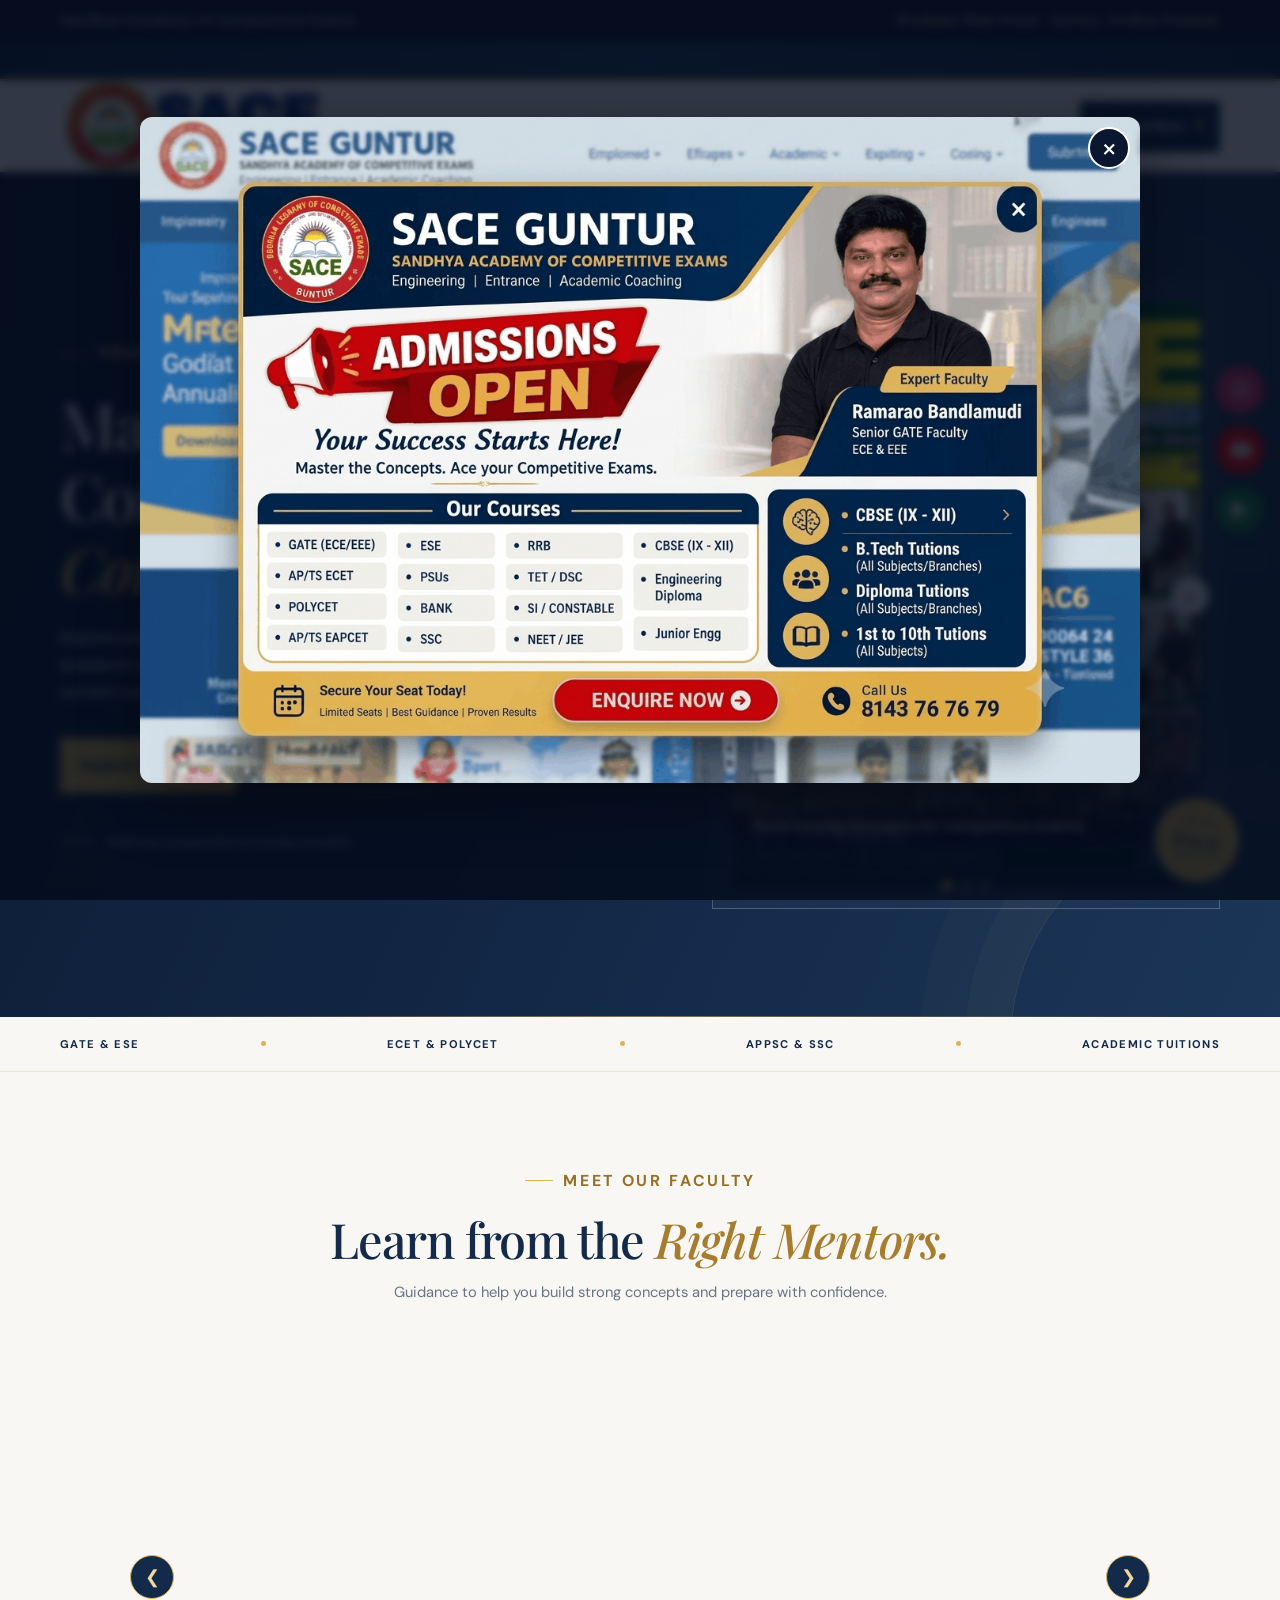
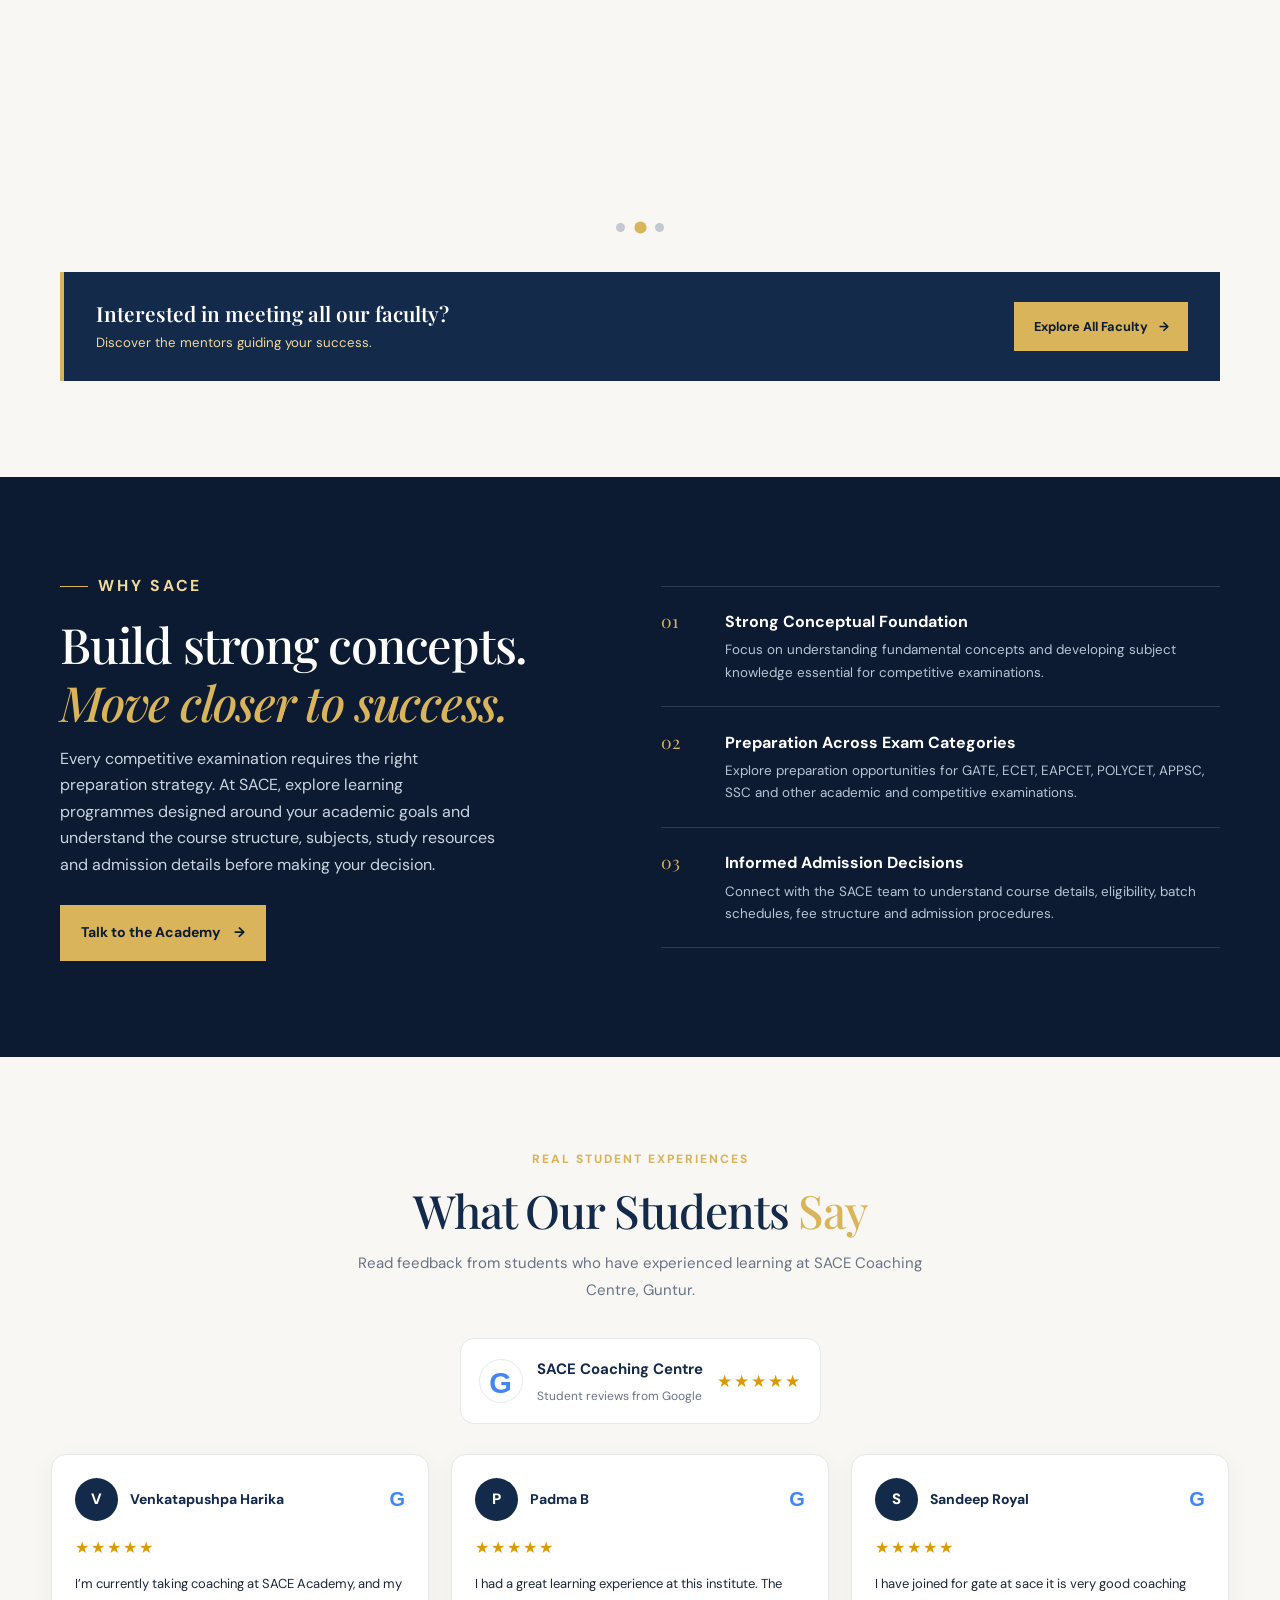
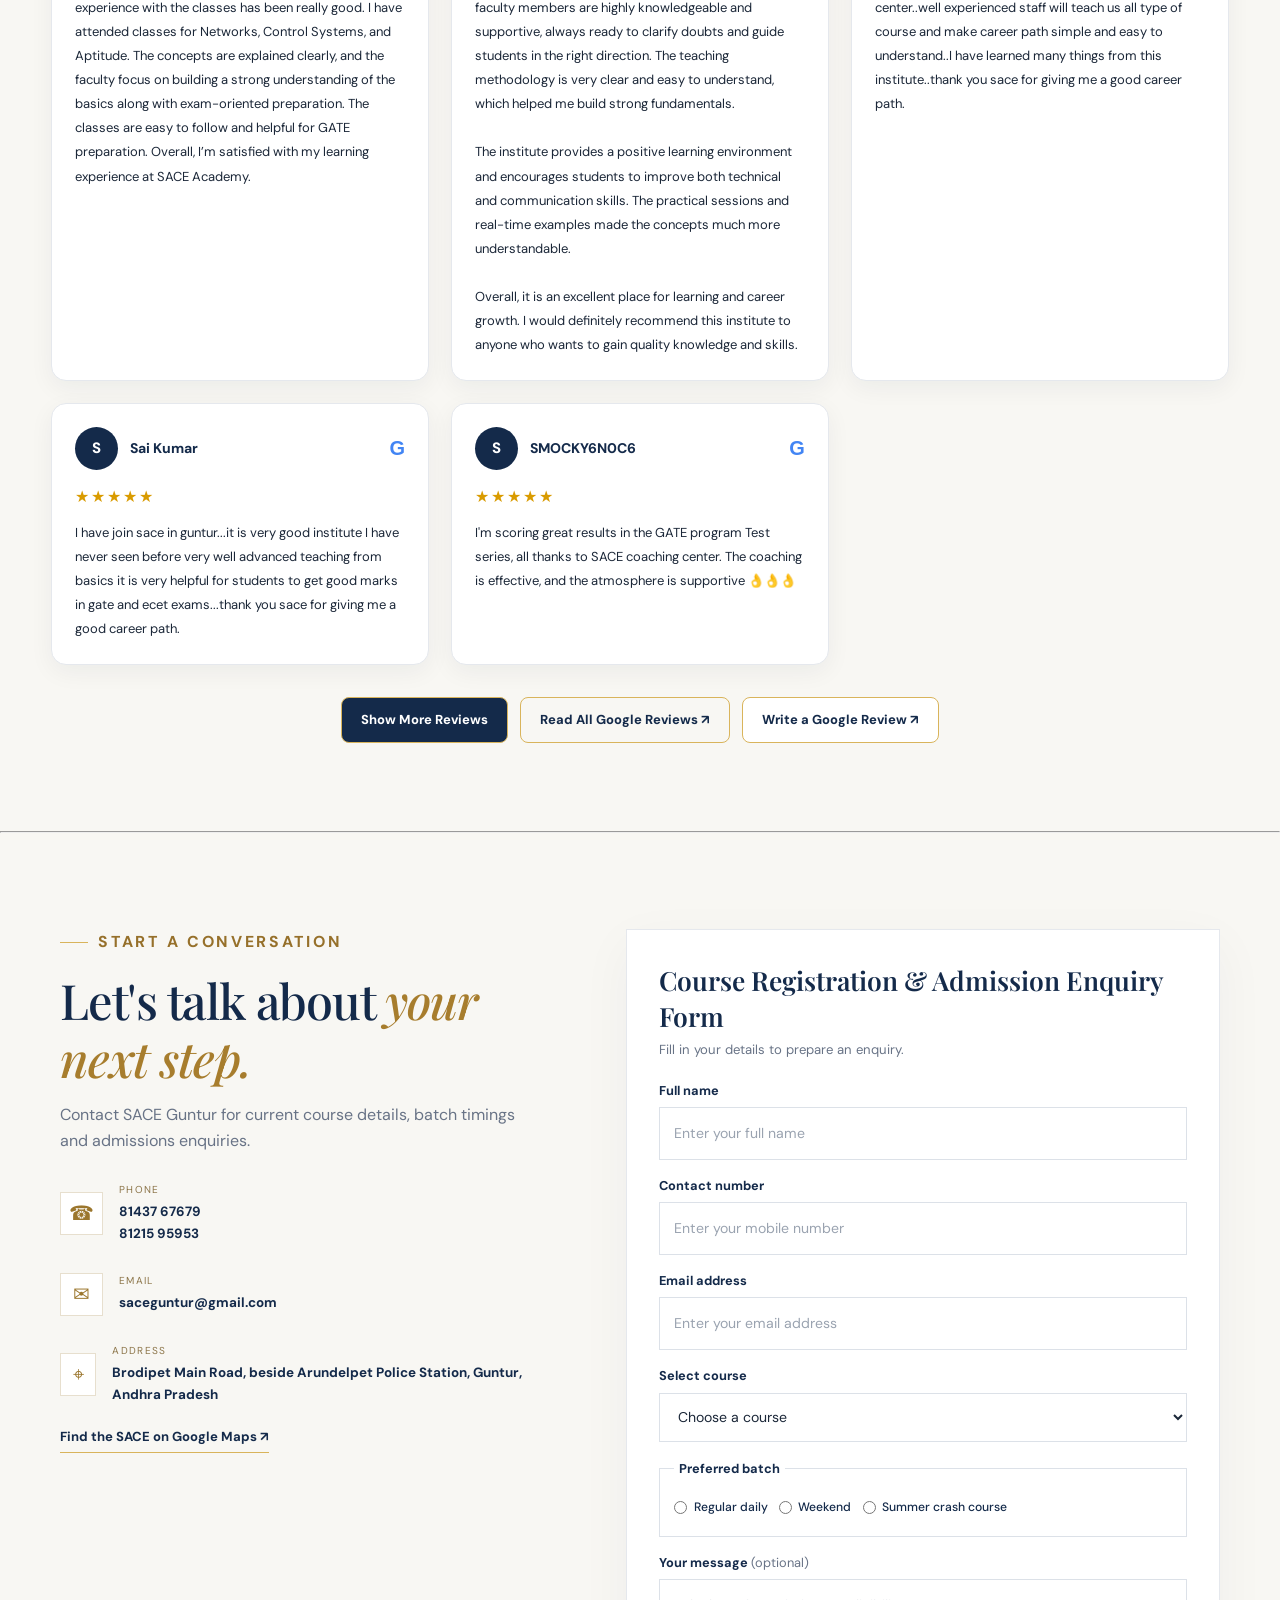
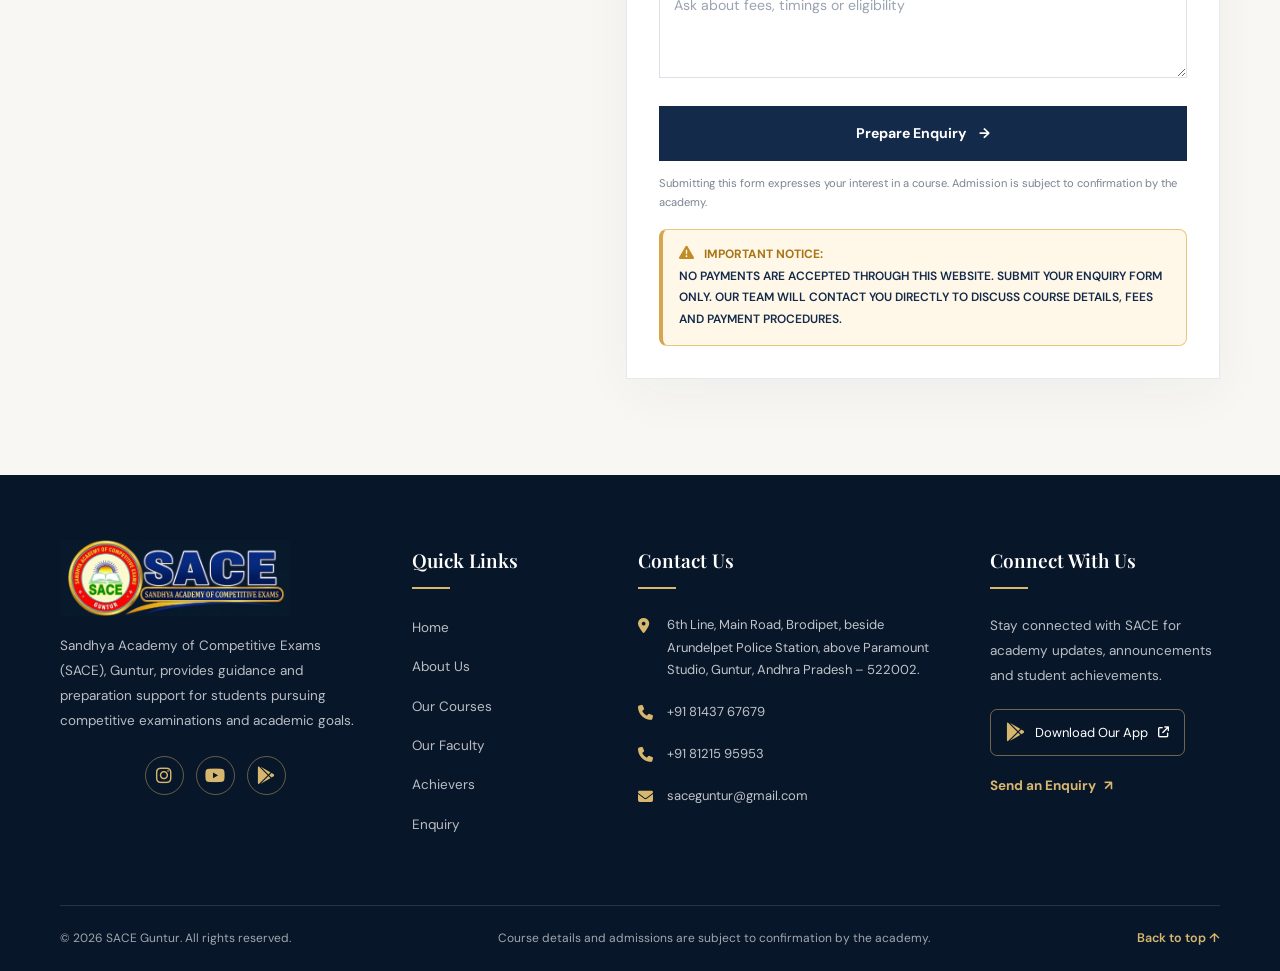
<file: sace-premium-homepage-updated/index.html>
<!DOCTYPE html>
<html lang="en">


<head>
  <meta charset="UTF-8">
  <meta name="viewport" content="width=device-width, initial-scale=1.0">

  <!-- Primary SEO -->
  <title>SACE Academy Guntur | GATE, ECET & Competitive Exam Coaching</title>

  <meta
    name="description"
    content="Sandhya Academy of Competitive Exams (SACE), Brodipet, Guntur. Explore GATE, ECET, EAPCET, POLYCET and other competitive exam preparation options. Contact SACE for course and admission details."
  >

  <meta name="robots" content="index, follow">
  <meta name="theme-color" content="#142a4a">

  <link
    rel="canonical"
    href="https://saceacademy.netlify.app/"
  >

  <!-- Open Graph: Social Media Sharing -->
  <meta property="og:type" content="website">
  <meta property="og:locale" content="en_IN">
  <meta property="og:site_name" content="SACE Academy Guntur">

  <meta
    property="og:title"
    content="SACE Academy Guntur | Sandhya Academy of Competitive Exams"
  >

  <meta
    property="og:description"
    content="Explore competitive exam preparation and academic tuition options at SACE Guntur. Contact the academy for current courses and batch details."
  >

  <meta
    property="og:url"
    content="https://saceacademy.netlify.app/"
  >

  <meta
    property="og:image"
    content="https://saceacademy.netlify.app/assets/banner.png"
  >

  <!-- Twitter / Social Preview -->
  <meta name="twitter:card" content="summary_large_image">

  <meta
    name="twitter:title"
    content="SACE Academy Guntur | Competitive Exam Coaching"
  >

  <meta
    name="twitter:description"
    content="Explore competitive exam preparation options at SACE Guntur."
  >

  <meta
    name="twitter:image"
    content="https://saceacademy.netlify.app/assets/banner.png"
  >

  <!-- Favicon -->
  
<link rel="icon" type="image/png" href="assets/Icon.png">
  <!-- Google Fonts -->
  <link rel="preconnect" href="https://fonts.googleapis.com">
  <link rel="preconnect" href="https://fonts.gstatic.com" crossorigin>

  <link
    href="https://fonts.googleapis.com/css2?family=DM+Sans:wght@400;500;600;700&family=Playfair+Display:wght@500;600;700&display=swap"
    rel="stylesheet"
  >

  <!-- Font Awesome -->
  <link
    rel="stylesheet"
    href="https://cdnjs.cloudflare.com/ajax/libs/font-awesome/6.7.2/css/all.min.css"
  >

  <!-- Main CSS -->
  <link rel="stylesheet" href="css/style.css">

  <!-- Main JavaScript -->
  <script src="js/script.js" defer></script>

  <!-- Structured Data: SACE Academy -->
  <script type="application/ld+json">
  {
    "@context": "https://schema.org",
    "@type": "EducationalOrganization",
    "name": "Sandhya Academy of Competitive Exams",
    "alternateName": "SACE Guntur",
    "url": "https://saceacademy.netlify.app/",
    "logo": "https://saceacademy.netlify.app/assets/Icon.png",
    "image": "https://saceacademy.netlify.app/assets/banner.png",
    "description": "Sandhya Academy of Competitive Exams in Brodipet, Guntur, Andhra Pradesh.",
    "telephone": [
      "+918143767679",
      "+918121595953"
    ],
    "email": "saceguntur@gmail.com",
    "address": {
      "@type": "PostalAddress",
      "streetAddress": "Brodipet Main Road, beside Arundelpet Police Station",
      "addressLocality": "Guntur",
      "addressRegion": "Andhra Pradesh",
      "postalCode": "522002",
      "addressCountry": "IN"
    },
    "areaServed": {
      "@type": "City",
      "name": "Guntur"
    },
    "sameAs": [
      "https://www.instagram.com/sace_guntur_official/",
      "https://www.youtube.com/@SACEGunturOfficial"
    ]
  }
  </script>

</head>


<body>
  <a class="skip-link" href="#main">Skip to content</a>
  <div class="topbar">
    <div class="container topbar-inner">
      <p>Sandhya Academy of Competitive Exams</p>
      <p class="topbar-note">Brodipet Main Road · Guntur, Andhra Pradesh</p>
    </div>
  </div>

<!-- IMPORTANT PAYMENT NOTICE -->
<div class="top-notice" role="status">
  <div class="top-notice-track">

    <div class="top-notice-content">
      <span class="notice-icon">
        <i class="fas fa-triangle-exclamation"></i>
      </span>

      <strong class="notice-highlight">IMPORTANT NOTICE:</strong>

      <span>
        NO PAYMENTS ARE ACCEPTED THROUGH THIS WEBSITE.
        SUBMIT YOUR ENQUIRY FORM ONLY. OUR TEAM WILL CONTACT YOU DIRECTLY
        TO DISCUSS COURSE DETAILS, FEES AND PAYMENT PROCEDURES.
      </span>

    </div>

  </div>
</div>
  
<header class="site-header">
  <div class="container nav-wrap">

    <a class="brand" href="index.html" aria-label="SACE home">
      <img
        src="assets/SACE.png"
        alt="SACE - Sandhya Academy of Competitive Exams"
        class="brand-logo"
      />
    </a>

    <button
      class="menu-toggle"
      id="menu-toggle"
      type="button"
      aria-expanded="false"
      aria-controls="site-nav"
      aria-label="Open navigation"
    >
      <span></span>
      <span></span>
      <span></span>
    </button>

    <nav class="site-nav" id="site-nav" aria-label="Main navigation">
      <a href="#home">Home</a>
      <a href="#about">About</a>
      <a href="courses.html">Courses</a>
      <a href="#faculty">Faculty</a>
      
      <a href="#google-reviews">Student reviews</a>
      <a href="achievers.html">Achievers & Student Testimonials</a>
      <a class="nav-cta" href="#contact">
        Enquire Now <span aria-hidden="true">↗</span>
      </a>
    </nav>

  </div>
</header>


  <main id="main">
    <section class="hero" id="home">
      <div class="hero-glow" aria-hidden="true"></div>
      <div class="container hero-grid">
        <div class="hero-copy">
          <p class="eyebrow"><span></span> YOUR FUTURE. YOUR PREPARATION.</p>
          <h1>Master the Concepts. <em>Ace Your Competitive Exams.</em></h1>
          <p class="hero-description">Explore preparation options for engineering, entrance, recruitment and academic
            examinations at SACE Guntur. Contact the academy for current courses, faculty and batch details.</p>
          <div class="hero-actions">
            <a class="button button-gold" href="courses.html">Explore Courses <span aria-hidden="true">→</span></a>
            <a class="button button-outline" href="#contact">Book a Consultation</a>
          </div>
          <div class="hero-note"><span class="note-line"></span>
            <p>Build your preparation on strong concepts.</p>
          </div>
        </div>

        <div class="hero-visual sace-gallery">
          <div class="visual-frame">
            <div class="sace-slides">

              <div class="sace-slide active">
                <img src="assets/teach.png" alt="SACE classroom and students">
                <div class="sace-slide-caption">
                  <h2>Learn from Expert Faculty</h2>
                  <p>Build strong concepts for competitive exams.</p>
                </div>
              </div>

              <div class="sace-slide">
                <img src="assets/expert.jpg" alt="SACE teaching faculty">
                <div class="sace-slide-caption">
                  <h2  style="color:blanchedalmond">Expert Guidance</h2>
                  <p>Prepare with confidence at SACE Guntur.</p>
                </div>
              </div>

              <div class="sace-slide">
                <img src="assets/Studentact.jpg" alt="SACE students and activities">
                <div class="sace-slide-caption">
                  <h2 style="color:blanchedalmond">Your Success Starts Here</h2>
                  <p>Explore our competitive exam courses.</p>
                </div>
              </div>

            </div>

            <button class="sace-prev" type="button" aria-label="Previous image">‹</button>
            <button class="sace-next" type="button" aria-label="Next image">›</button>

            <div class="sace-dots">
              <button class="sace-dot active" type="button" aria-label="Show image 1"></button>
              <button class="sace-dot" type="button" aria-label="Show image 2"></button>
              <button class="sace-dot" type="button" aria-label="Show image 3"></button>
            </div>
          </div>

          <div class="floating-stamp">
            <span>LEARN</span>
            <strong>SACE</strong>
            <span>GUNTUR</span>
          </div>
        </div>

      </div>
      <div class="hero-bottom-line" aria-hidden="true"></div>
    </section>


    <!-- SACE Image Popup -->
    <div id="sacePopup" class="sace-popup-overlay" aria-hidden="true">
      <div class="sace-popup-box" role="dialog" aria-modal="true" aria-label="SACE admissions banner">

        <button type="button" id="sacePopupClose" class="sace-popup-close" aria-label="Close popup">
          &times;
        </button>

        <a href="#" id="sacePopupLink" aria-label="Enquire about SACE courses">
          <img src="assets/banner.png" alt="SACE Guntur admissions open. Explore courses and enquire now."
            class="sace-popup-image" width="1536" height="1024">
        </a>

      </div>
    </div>


    <section class="trust-strip" aria-label="Preparation areas">
      <div class="container trust-inner"><span>GATE & ESE</span><i></i><span>ECET & POLYCET</span><i></i><span>APPSC &
          SSC</span><i></i><span>ACADEMIC TUITIONS</span></div>
    </section>


<!-- FACULTY CAROUSEL -->
<section class="sace-faculty section-pad" id="faculty">
  <div class="container">

    <div class="sfc-heading">
      <p class="eyebrow eyebrow-dark">
        <span></span> MEET OUR FACULTY
      </p>
      <h2>Learn from the <em>Right Mentors.</em></h2>
      <p>Guidance to help you build strong concepts and prepare with confidence.</p>
    </div>

    <div class="sfc-stage">

      <button class="sfc-arrow sfc-prev"
        type="button" aria-label="Previous faculty">&#10094;</button>

      <div class="sfc-cards">

        <!-- Placeholder faculty -->
        <article class="sfc-card " data-position="left">
              <div class="sfc-photo">
            <img
              src="assets/faculty-ramarao-bandlamudi.png"
              alt="Ramarao Bandlamudi, Senior GATE Faculty"
              loading="lazy">
          </div>
          <div class="sfc-info">
            <span class="sfc-tag">SENIOR FACULTY</span>
            <h3>Ramarao Bandlamudi</h3>
            <p>Welcome! I am  a Senior GATE Faculty for ECE & EEE, I specialize in breaking down core, highly abstract engineering concepts into clear, high-scoring exam insights.</p>
          </div>
        </article>

        <!-- Existing confirmed faculty -->
        <article class="sfc-card is-active" data-position="right">
      

          <div class="sfc-photo sfc-placeholder">
           <img
              src="assets/Sunkara Venkata-Sandhya-Rani.png"
              alt="Sunkara Venkata Sandhya Rani, Senior Mathematics Faculty"
              loading="lazy">
          </div>
          <div class="sfc-info">
            <span class="sfc-tag">SENIOR FACULTY</span>
            <h3>Sunkara Venkata Sandhya Rani</h3>
            <p>Welcome! I am your expert Mathematics mentor, specialized in shortcut methods, speed-tricks, and high-efficiency problem-solving for competitive exams like GATE, ECET, EAPCET (EAMCET), JEE, and other engineering entrances.</p>
          </div>
        </article>

        <!-- Placeholder faculty -->
        <article class="sfc-card" data-position="right">
          <div class="sfc-photo sfc-placeholder">
            <img
              src="assets/Teja.png"
              alt="Teja Praveen, Technical Faculty and MSME Trainer"
              loading="lazy"> 
          </div>
          <div class="sfc-info">
            <span class="sfc-tag">SENIOR FACULTY FOR ECET (CSE related branches)</span>
            <h3>Teja Praveen Deva Raju</h3>
            <p>Technical Faculty and certified MSME Trainer dedicated to empowering the next generation of engineers. Specializes in delivering high-impact technical courses that transform complex industrial concepts into practical, job-ready skills.</p>
          </div>
        </article>

      </div>

      <button class="sfc-arrow sfc-next"
        type="button" aria-label="Next faculty">&#10095;</button>

    </div>

    <div class="sfc-dots" aria-label="Choose faculty profile">
      <button type="button" aria-label="Faculty 1"></button>
      <button type="button" class="active" aria-label="Faculty 2"></button>
      <button type="button" aria-label="Faculty 3"></button>
    </div>

    <div class="sfc-cta">
      <div>
        <h3>Interested in meeting all our faculty?</h3>
        <p>Discover the mentors guiding your success.</p>
      </div>
      <a href="faculty.html" class="sfc-cta-link">
        Explore All Faculty <span>→</span>
      </a>
    </div>

  </div>
</section>

 
<section class="approach section-pad" id="about">
  <div class="container approach-grid">

    <div class="approach-panel">
      <p class="eyebrow"><span></span> WHY SACE </p>

      <h2>
        Build strong concepts.<br>
        <em>Move closer to success.</em>
      </h2>

      <p>
        Every competitive examination requires the right preparation strategy.
        At SACE, explore learning programmes designed around your academic
        goals and understand the course structure, subjects, study resources
        and admission details before making your decision.
      </p>

      <a class="button button-gold" href="#contact">
       Talk to the Academy <span>→</span>
      </a>
    </div>

    <div class="approach-points">

      <div class="approach-point">
        <span class="point-number">01</span>
        <div>
          <h3>Strong Conceptual Foundation</h3>
          <p>
            Focus on understanding fundamental concepts and developing
            subject knowledge essential for competitive examinations.
          </p>
        </div>
      </div>

      <div class="approach-point">
        <span class="point-number">02</span>
        <div>
          <h3>Preparation Across Exam Categories</h3>
          <p>
            Explore preparation opportunities for GATE, ECET, EAPCET,
            POLYCET, APPSC, SSC and other academic and competitive examinations.
          </p>
        </div>
      </div>

      <div class="approach-point">
        <span class="point-number">03</span>
        <div>
          <h3>Informed Admission Decisions</h3>
          <p>
            Connect with the SACE team to understand course details,
            eligibility, batch schedules, fee structure and admission procedures.
          </p>
        </div>
      </div>

    </div>
  </div>
</section>



<!-- SACE Google Reviews Section -->
<section class="google-reviews-section" id="google-reviews">
  <div class="reviews-container">

    <div class="reviews-heading">
      <span class="reviews-eyebrow">REAL STUDENT EXPERIENCES</span>
      <h2>What Our Students <span>Say</span></h2>
      <p>
        Read feedback from students who have experienced learning at
        SACE Coaching Centre, Guntur.
      </p>
    </div>

    <div class="reviews-summary">
      <div class="google-logo" aria-hidden="true">G</div>
      <div class="reviews-summary-text">
        <h3>SACE Coaching Centre</h3>
        <p>Student reviews from Google</p>
      </div>
      <div class="summary-stars" aria-label="5 out of 5 stars">
        ★★★★★
        <!-- <small>5-star reviews selected</small> -->
      </div>
    </div>

    <div
      class="google-reviews-grid"
      id="google-reviews-list"
      aria-live="polite"
    ></div>

    <p class="reviews-empty" id="google-reviews-empty" hidden>
      Reviews will appear here once they have been added.
    </p>

    <div class="reviews-controls">
      <button
        class="review-btn review-btn-primary"
        id="show-more-reviews"
        type="button"
        hidden
      >
        Show More Reviews
      </button>

      <a
        class="review-btn review-btn-secondary"
        href="https://www.google.com/maps/place/SACE+COACHING+CENTRE/@16.3043133,80.4349532,17z/data=!4m18!1m9!3m8!1s0x3a4a75cf10e39f05:0xaa0bd89dc25f87cf!2sSACE+COACHING+CENTRE!8m2!3d16.3043133!4d80.4375281!9m1!1b1!16s%2Fg%2F11khmfm5kj!3m7!1s0x3a4a75cf10e39f05:0xaa0bd89dc25f87cf!8m2!3d16.3043133!4d80.4375281!9m1!1b1!16s%2Fg%2F11khmfm5kj?entry=ttu&g_ep=EgoyMDI2MTAyMC4wIKXMDSoASAFQAw%3D%3D"
        target="_blank"
        rel="noopener noreferrer"
      >
        Read All Google Reviews ↗
      </a>

      <a
        class="review-btn review-btn-write"
        href="https://www.google.com/maps/place/SACE+COACHING+CENTRE/@16.3043133,80.4349532,17z/data=!4m18!1m9!3m8!1s0x3a4a75cf10e39f05:0xaa0bd89dc25f87cf!2sSACE+COACHING+CENTRE!8m2!3d16.3043133!4d80.4375281!9m1!1b1!16s%2Fg%2F11khmfm5kj!3m7!1s0x3a4a75cf10e39f05:0xaa0bd89dc25f87cf!8m2!3d16.3043133!4d80.4375281!9m1!1b1!16s%2Fg%2F11khmfm5kj?entry=ttu&g_ep=EgoyMDI2MTAyMC4wIKXMDSoASAFQAw%3D%3D"
        target="_blank"
        rel="noopener noreferrer"
      >
        Write a Google Review ↗
      </a>
    </div>
<!-- 
    <p class="reviews-note">
      Reviews are displayed as provided. Read the original reviews on Google.
    </p> -->

  </div>
</section>

<hr/>
    <section class="contact section-pad" id="contact">
      <div class="container contact-grid">
        <div class="contact-copy">
          <p class="eyebrow eyebrow-dark"><span></span> START A CONVERSATION</p>
          <h2>Let's talk about <em>your next step.</em></h2>
          <p>Contact SACE Guntur for current course details, batch timings and admissions enquiries.</p>
          <div class="contact-detail"><span class="detail-icon">☎</span>
            <div><small>PHONE</small><strong><a href="tel:+918143767679">81437 67679</a><br><a
                  href="tel:+918121595953">81215 95953</a></strong></div>
          </div>
          <div class="contact-detail"><span class="detail-icon">✉</span>
            <div><small>EMAIL</small><strong><a href="mailto:saceguntur@gmail.com">saceguntur@gmail.com</a></strong>
            </div>
          </div>
          <div class="contact-detail"><span class="detail-icon">⌖</span>
            <div><small>ADDRESS</small><strong>Brodipet Main Road, beside Arundelpet Police Station, Guntur, Andhra
                Pradesh</strong></div>
          </div>
          <a class="map-link"
            href="https://www.google.com/maps/place/SACE+COACHING+CENTRE/data=!4m2!3m1!1s0x0:0xaa0bd89dc25f87cf?sa=X&ved=1t:2428&ictx=111"
            target="_blank" rel="noopener noreferrer">Find the SACE on Google Maps ↗</a>
          <br /> <br />

          <!-- Native Lazy Loading tells the browser to defer loading the map -->
          <iframe
            src="https://www.google.com/maps/embed?pb=!1m18!1m12!1m3!1d3829.3643260090926!2d80.43495317554942!3d16.304318433100715!2m3!1f0!2f0!3f0!3m2!1i1024!2i768!4f13.1!3m3!1m2!1s0x3a4a75cf10e39f05%3A0xaa0bd89dc25f87cf!2sSACE%20COACHING%20CENTRE!5e0!3m2!1sen!2sin!4v1793186959337!5m2!1sen!2sin"
            width="600" height="450" style="border:0;" allowfullscreen="" loading="lazy"
            referrerpolicy="no-referrer-when-downgrade">
          </iframe>

        </div>
<form
  class="enquiry-form"
  id="enquiry-form"
  name="sace-enquiry"
  method="POST"
  data-netlify="true"
  netlify-honeypot="bot-field"
>
  <input type="hidden" name="form-name" value="sace-enquiry">

  <p hidden>
    <label>
      Don't fill this out:
      <input name="bot-field">
    </label>
  </p>
          <h3>Course Registration & Admission Enquiry Form</h3>
          <p class="form-intro">Fill in your details to prepare an enquiry.</p>
          <label for="full-name">Full name</label><input id="full-name" name="fullName" autocomplete="name" required
            placeholder="Enter your full name">
          <label for="phone">Contact number</label><input id="phone" name="phone" type="tel" inputmode="numeric"
            pattern="[0-9 +()-]{10,16}" autocomplete="tel" required placeholder="Enter your mobile number">
          <label for="email">Email address</label><input id="email" name="email" type="email" autocomplete="email"
            required placeholder="Enter your email address">
          <label for="interest">Select course</label>
          <select id="interest" name="interest" required>
            <option value="">Choose a course</option>
            <option>GATE (ECE / EEE)</option>
            <option>ESE / PSUs</option>
            <option>ECET</option>
            <option>POLYCET</option>
            <option>AP / TS EAPCET</option>
            <option>APPSC</option>
            <option>SSC</option>
            <option>RRB</option>
            <option>Banking</option>
            <option>NEET / JEE</option>
            <option>TET / DSC</option>
            <option>SI / Constable</option>
            <option>Academic Tuitions</option>
            <option>Other</option>
          </select>
          <fieldset>
            <legend>Preferred batch</legend><label class="radio-label"><input type="radio" name="batch"
                value="Regular daily batch" required> Regular daily</label><label class="radio-label"><input
                type="radio" name="batch" value="Weekend only batch"> Weekend</label><label class="radio-label"><input
                type="radio" name="batch" value="Summer crash course"> Summer crash course</label>
          </fieldset>
          <label for="question">Your message <span>(optional)</span></label><textarea id="question" name="question"
            rows="3" placeholder="Ask about fees, timings or eligibility"></textarea>
          <button class="button button-navy form-button" type="submit">Prepare Enquiry <span>→</span></button>
          <p class="form-message" id="form-message" role="status" aria-live="polite"></p>
        <p class="form-disclaimer">
    Submitting this form expresses your interest in a course.
    Admission is subject to confirmation by the academy.
  </p>
           <p style="
  margin-top: 18px;
  padding: 14px 16px;
  background: #fff8e8;
  border: 1px solid #e8c778;
  border-left: 4px solid #d4a64e;
  border-radius: 8px;
  color: #142a4a;
  font-size: 12px;
  font-weight: 600;
  line-height: 1.8;
">
  <i class="fas fa-triangle-exclamation"
     style="color: #c18b25; margin-right: 7px; font-size: 15px;">
  </i>

  <strong style="color: #a87516;">IMPORTANT NOTICE:</strong><br>

  NO PAYMENTS ARE ACCEPTED THROUGH THIS WEBSITE.
  SUBMIT YOUR ENQUIRY FORM ONLY. OUR TEAM WILL CONTACT YOU DIRECTLY
  TO DISCUSS COURSE DETAILS, FEES AND PAYMENT PROCEDURES.
</p>
        </form>
      </div>
    </section>
  </main>

 

<footer class="site-footer">

  <div class="container sace-footer-main">

    <!-- COLUMN 1: BRAND / ABOUT -->
    <div class="sace-footer-column footer-about">

      <a class="footer-brand" href="index.html" aria-label="SACE home">
        <img
          src="assets/SACE.webp"
          alt="SACE - Sandhya Academy of Competitive Exams"
          class="footer-brand-logo"
          loading="lazy"
        />
      </a>

      <p class="footer-about-text">
        Sandhya Academy of Competitive Exams (SACE), Guntur,
        provides guidance and preparation support for students
        pursuing competitive examinations and academic goals.
      </p>

      <div class="footer-social-links">
        <a href="https://www.instagram.com/sace_guntur_official/"
           target="_blank" rel="noopener noreferrer"
           aria-label="SACE Instagram">
          <i class="fa-brands fa-instagram"></i>
        </a>

        <a href="https://www.youtube.com/@SACEGunturOfficial"
           target="_blank" rel="noopener noreferrer"
           aria-label="SACE YouTube">
          <i class="fa-brands fa-youtube"></i>
        </a>

        <a href="https://play.google.com/store/apps/details?id=co.griffin.pnxfw&hl=en_IN"
           target="_blank" rel="noopener noreferrer"
           aria-label="SACE Google Play App">
          <i class="fa-brands fa-google-play"></i>
        </a>
      </div>

    </div>


    <!-- COLUMN 2: QUICK LINKS -->
    <div class="sace-footer-column">

      <h3 class="sace-footer-heading">Quick Links</h3>

      <ul class="sace-footer-links">
        <li><a href="index.html#home">Home</a></li>
        <li><a href="index.html#about">About Us</a></li>
        <li><a href="courses.html">Our Courses</a></li>
        <li><a href="faculty.html">Our Faculty</a></li>
        <li><a href="achievers.html">Achievers</a></li>
        <li><a href="index.html#contact">Enquiry</a></li>
      </ul>

    </div>


    <!-- COLUMN 3: CONTACT DETAILS -->
    <div class="sace-footer-column">

      <h3 class="sace-footer-heading">Contact Us</h3>

      <ul class="sace-footer-contact">

        <li>
          <i class="fa-solid fa-location-dot"></i>
          <a
            href="https://www.google.com/maps/search/?api=1&query=SACE+Coaching+Centre+Brodipet+Guntur+Andhra+Pradesh+522002"
            target="_blank"
            rel="noopener noreferrer"
          >
            6th Line, Main Road, Brodipet, beside Arundelpet Police
            Station, above Paramount Studio, Guntur,
            Andhra Pradesh – 522002.
          </a>
        </li>

        <li>
          <i class="fa-solid fa-phone"></i>
          <a href="tel:+918143767679">+91 81437 67679</a>
        </li>

        <li>
          <i class="fa-solid fa-phone"></i>
          <a href="tel:+918121595953">+91 81215 95953</a>
        </li>

        <li>
          <i class="fa-solid fa-envelope"></i>
          <a href="mailto:saceguntur@gmail.com">
            saceguntur@gmail.com
          </a>
        </li>

      </ul>

    </div>


    <!-- COLUMN 4: CONNECT -->
    <div class="sace-footer-column">

      <h3 class="sace-footer-heading">Connect With Us</h3>

      <p class="footer-connect-text">
        Stay connected with SACE for academy updates,
        announcements and student achievements.
      </p>

      <a
        class="footer-app-link"
        href="https://play.google.com/store/apps/details?id=co.griffin.pnxfw&hl=en_IN"
        target="_blank"
        rel="noopener noreferrer"
      >
        <i class="fa-brands fa-google-play"></i>
        <span>Download Our App</span>
        <i class="fa-solid fa-arrow-up-right-from-square"></i>
      </a>

      <a class="footer-enquiry-link" href="index.html#contact">
        Send an Enquiry <span>↗</span>
      </a>

    </div>

  </div>


  <!-- FOOTER BOTTOM -->
  <div class="container footer-bottom">

    <p>
      © <span id="year"></span> SACE Guntur. All rights reserved.
    </p>

    <p>
      Course details and admissions are subject to confirmation
      by the academy.
    </p>

    <a class="back-top" href="#home">
      Back to top ↑
    </a>

  </div>

</footer>



<!-- SACE Social Media Sidebar -->

<div class="sace-social-sidebar">
  <a href="https://www.instagram.com/sace_guntur_official/"
     target="_blank" rel="noopener noreferrer"
     class="social-icon instagram"
     aria-label="Instagram">
    <i class="fa-brands fa-instagram"></i>
    <span>Instagram</span>
  </a>

  <a href="https://www.youtube.com/@SACEGunturOfficial"
     target="_blank" rel="noopener noreferrer"
     class="social-icon youtube"
     aria-label="YouTube">
    <i class="fa-brands fa-youtube"></i>
    <span>YouTube</span>
  </a>

  <a href="https://play.google.com/store/apps/details?id=co.griffin.pnxfw&hl=en_IN"
     target="_blank" rel="noopener noreferrer"
     class="social-icon app"
     aria-label="Download App">
    <i class="fa-brands fa-google-play"></i>
    <span>Download <br>Learning App</span>
  </a>
</div>


</body>

</html>
</file>
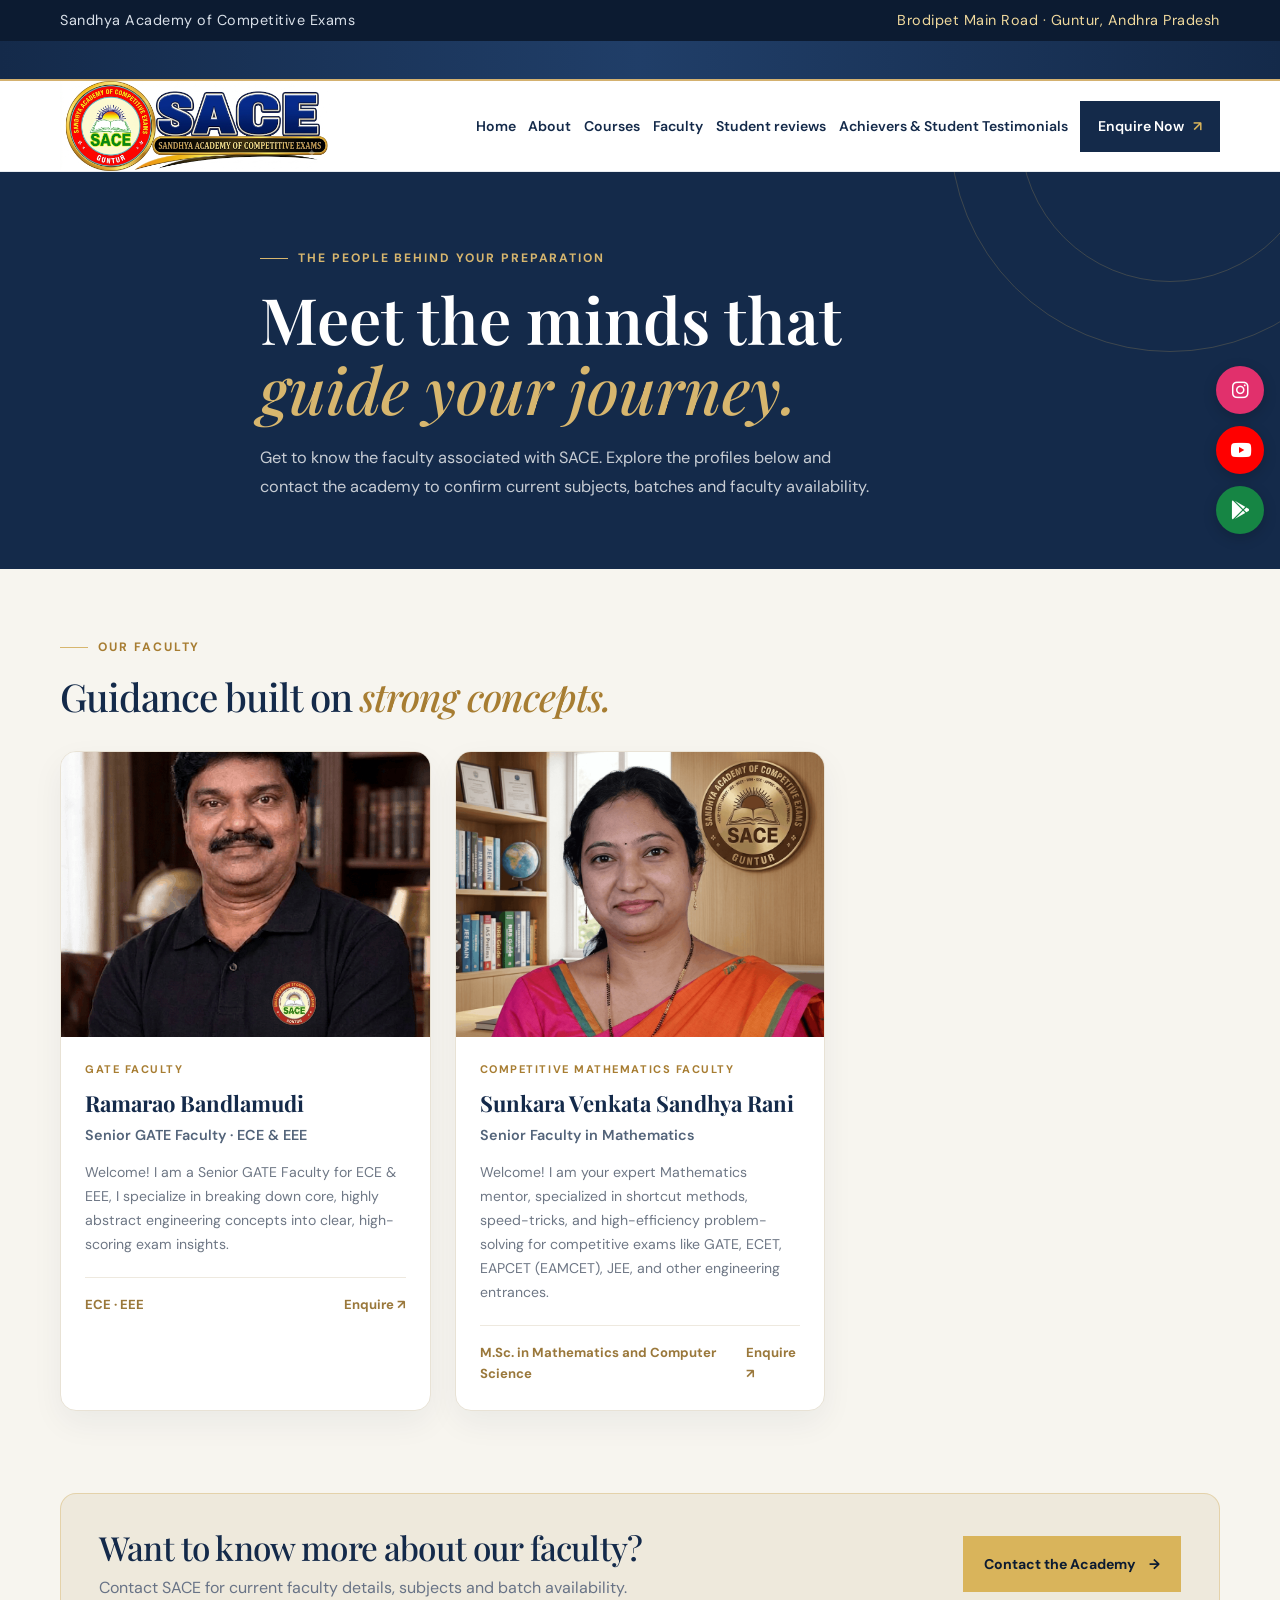
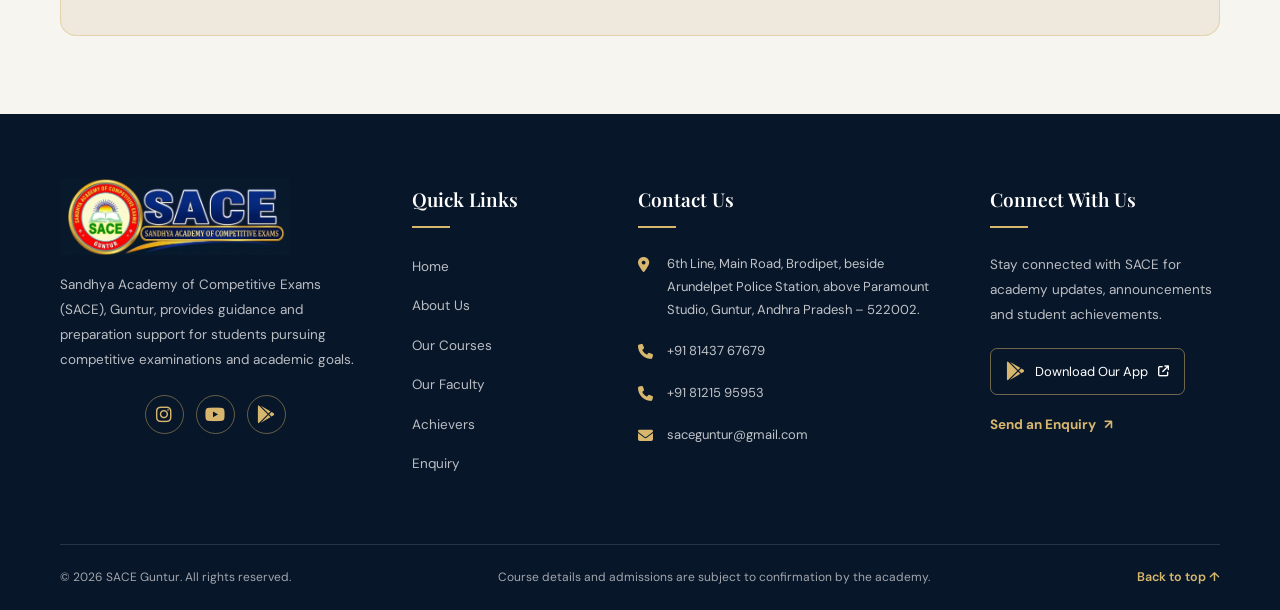
<file: sace-premium-homepage-updated/faculty.html>
<!DOCTYPE html>
<html lang="en">

<head>
  <meta charset="UTF-8">
  <meta name="viewport" content="width=device-width, initial-scale=1.0">

  <!-- Primary SEO -->
  <title>SACE Academy Faculty in Guntur | Meet Our Teachers</title>
<link
  rel="stylesheet"
  href="https://cdnjs.cloudflare.com/ajax/libs/font-awesome/6.7.2/css/all.min.css"
/>
  <meta
    name="description"
    content="Meet the faculty at Sandhya Academy of Competitive Exams (SACE), Guntur. Explore faculty profiles, teaching subjects and contact the academy for current batch details."
  >

  <meta name="robots" content="index, follow">
  <meta name="theme-color" content="#142a4a">

  <!-- Canonical URL -->
  <link
    rel="canonical"
    href="https://saceacademy.netlify.app/faculty.html"
  >

  <!-- Open Graph / Facebook / WhatsApp -->
  <meta property="og:type" content="website">
  <meta property="og:locale" content="en_IN">
  <meta property="og:site_name" content="SACE Academy Guntur">

  <meta
    property="og:title"
    content="Meet Our Faculty | SACE Academy Guntur"
  >

  <meta
    property="og:description"
    content="Get to know the faculty associated with SACE Academy, Guntur, and explore their teaching subjects."
  >

  <meta
    property="og:url"
    content="https://saceacademy.netlify.app/faculty.html"
  >

  <meta
    property="og:image"
    content="https://saceacademy.netlify.app/assets/banner.png"
  >

  <meta
    property="og:image:alt"
    content="SACE Academy Guntur"
  >

  <!-- Twitter / X -->
  <meta name="twitter:card" content="summary_large_image">

  <meta
    name="twitter:title"
    content="Our Faculty | SACE Academy Guntur"
  >

  <meta
    name="twitter:description"
    content="Meet the faculty associated with Sandhya Academy of Competitive Exams, Guntur."
  >

  <meta
    name="twitter:image"
    content="https://saceacademy.netlify.app/assets/banner.png"
  >

 <link rel="icon" type="image/png" href="assets/Icon.png">
  <!-- Google Fonts -->
  <link rel="preconnect" href="https://fonts.googleapis.com">
  <link rel="preconnect" href="https://fonts.gstatic.com" crossorigin>

  <link
    href="https://fonts.googleapis.com/css2?family=DM+Sans:wght@400;500;600;700&family=Playfair+Display:wght@500;600;700&display=swap"
    rel="stylesheet"
  >

  <!-- Main Stylesheet -->
  <link rel="stylesheet" href="css/style.css">

  <!-- Keep your complete existing faculty CSS here -->
 

  <!-- Existing JavaScript -->
  <script src="js/script.js" defer></script>


  <style>
    /* Faculty page styles are scoped to this page to avoid changing other pages. */
    .faculty-page { background: #f7f5ef; color: #142a4a; }
    .faculty-hero { position: relative; overflow: hidden; padding: 76px 0 68px; background: #142a4a; color: #fff; }
    .faculty-hero::before, .faculty-hero::after { content: ""; position: absolute; border: 1px solid rgba(211,174,94,.22); border-radius: 50%; pointer-events: none; }
    .faculty-hero::before { width: 440px; height: 440px; right: -110px; top: -260px; }
    .faculty-hero::after { width: 300px; height: 300px; right: -40px; top: -190px; }
    .faculty-hero-inner { position: relative; z-index: 1; max-width: 760px; }
    .faculty-kicker { display: flex; align-items: center; gap: 10px; margin: 0 0 16px; color: #d7b66e; font-size: .76rem; font-weight: 700; letter-spacing: .16em; }
    .faculty-kicker::before { content: ""; width: 28px; height: 1px; background: #d7b66e; }
    .faculty-hero h1 { margin: 0; color: #fff; font-family: "Playfair Display", Georgia, serif; font-size: clamp(2.5rem, 5vw, 4.5rem); font-weight: 600; line-height: 1.08; }
    .faculty-hero h1 em { color: #d7b66e; font-weight: 500; }
    .faculty-hero p:last-child { max-width: 620px; margin: 20px 0 0; color: rgba(255,255,255,.76); font-size: 1.02rem; line-height: 1.8; }
    .faculty-directory { padding: 68px 0 82px; }
    .faculty-directory-head { display: flex; align-items: end; justify-content: space-between; gap: 24px; margin-bottom: 32px; }
    .faculty-directory-head h2 { margin: 8px 0 0; color: #142a4a; font-family: "Playfair Display", Georgia, serif; font-size: clamp(1.9rem, 3vw, 2.7rem); line-height: 1.2; }
    .faculty-directory-head h2 em { color: #a77d32; font-weight: 500; }
    .faculty-directory-note { max-width: 370px; margin: 0; color: #687386; font-size: .93rem; line-height: 1.7; }
    .faculty-card-grid { display: grid; grid-template-columns: repeat(3, minmax(0, 1fr)); gap: 24px; align-items: stretch; }
    .faculty-profile-card { min-width: 0; overflow: hidden; border: 1px solid #e8e2d5; border-radius: 16px; background: #fff; box-shadow: 0 12px 32px rgba(20,42,74,.055); transition: transform .25s ease, box-shadow .25s ease; }
    .faculty-profile-card:hover { transform: translateY(-5px); box-shadow: 0 18px 38px rgba(20,42,74,.11); }
    .faculty-profile-photo { position: relative; height: 285px; overflow: hidden; background: linear-gradient(145deg, #e8e1d2, #f6f2e9); }
    .faculty-profile-photo img { width: 100%; height: 100%; display: block; object-fit: cover; object-position: center 25%; }
    .faculty-photo-placeholder { display: grid; width: 100%; height: 100%; place-items: center; color: #a88a50; }
    .faculty-photo-placeholder span { display: grid; width: 94px; height: 94px; place-items: center; border: 1px solid rgba(168,138,80,.5); border-radius: 50%; font-family: "Playfair Display", Georgia, serif; font-size: 2.5rem; }
    .faculty-card-content { padding: 23px 24px 25px; }
    .faculty-card-label { margin: 0 0 10px; color: #a77d32; font-size: .69rem; font-weight: 700; letter-spacing: .14em; text-transform: uppercase; }
    .faculty-card-content h3 { margin: 0; color: #142a4a; font-family: "Playfair Display", Georgia, serif; font-size: 1.38rem; line-height: 1.3; }
    .faculty-card-role { margin: 8px 0 0; color: #53647a; font-size: .9rem; font-weight: 600; line-height: 1.5; }
    .faculty-card-description { margin: 14px 0 0; color: #6e7785; font-size: .88rem; line-height: 1.7; }
    .faculty-card-footer { display: flex; align-items: center; justify-content: space-between; gap: 12px; margin-top: 20px; padding-top: 16px; border-top: 1px solid #eee9df; color: #9a783b; font-size: .82rem; font-weight: 700; }
    .faculty-card-footer a { color: #9a783b; text-decoration: none; }
    .faculty-card-footer a:hover { color: #142a4a; }
    .faculty-enquiry { padding: 0 0 78px; }
    .faculty-enquiry-panel { display: flex; align-items: center; justify-content: space-between; gap: 24px; padding: 34px 38px; border: 1px solid rgba(215,182,110,.45); border-radius: 16px; background: #eee9dc; }
    .faculty-enquiry-panel h2 { margin: 0; color: #142a4a; font-family: "Playfair Display", Georgia, serif; font-size: clamp(1.5rem, 2.6vw, 2.1rem); }
    .faculty-enquiry-panel p { margin: 8px 0 0; color: #687386; line-height: 1.6; }
    .faculty-enquiry-panel .button { flex: 0 0 auto; }
    @media (max-width: 900px) { .faculty-card-grid { grid-template-columns: repeat(2, minmax(0, 1fr)); } }
    @media (max-width: 600px) {
      .faculty-hero { padding: 60px 0 54px; }
      .faculty-directory { padding: 52px 0 60px; }
      .faculty-directory-head { display: block; }
      .faculty-directory-note { margin-top: 14px; }
      .faculty-card-grid { grid-template-columns: 1fr; gap: 18px; }
      .faculty-profile-photo { height: 300px; }
      .faculty-enquiry { padding-bottom: 56px; }
      .faculty-enquiry-panel { display: block; padding: 26px 22px; }
      .faculty-enquiry-panel .button { display: inline-flex; margin-top: 20px; }
    }
    @media (prefers-reduced-motion: reduce) { .faculty-profile-card { transition: none; } .faculty-profile-card:hover { transform: none; } }
  </style>

</head>
<body class="faculty-page">
  <a class="skip-link" href="#main">Skip to content</a>
  <div class="topbar">
    <div class="container topbar-inner">
      <p>Sandhya Academy of Competitive Exams</p>
      <p class="topbar-note">Brodipet Main Road · Guntur, Andhra Pradesh</p>
    </div>
  </div>

  
<!-- IMPORTANT PAYMENT NOTICE -->
<div class="top-notice" role="status">
  <div class="top-notice-track">

    <div class="top-notice-content">
      <span class="notice-icon">
        <i class="fas fa-triangle-exclamation"></i>
      </span>

      <strong class="notice-highlight">IMPORTANT NOTICE:</strong>

      <span>
        NO PAYMENTS ARE ACCEPTED THROUGH THIS WEBSITE.
        SUBMIT YOUR ENQUIRY FORM ONLY. OUR TEAM WILL CONTACT YOU DIRECTLY
        TO DISCUSS COURSE DETAILS, FEES AND PAYMENT PROCEDURES.
      </span>

    </div>

  </div>
</div>
  
<!-- HEADER -->
  <header class="site-header">
  <div class="container nav-wrap">

    <a class="brand" href="index.html" aria-label="SACE home">
      <img
        src="assets/SACE.png"
        alt="SACE - Sandhya Academy of Competitive Exams"
        class="brand-logo"
      />
    </a>

    <button
      class="menu-toggle"
      id="menu-toggle"
      type="button"
      aria-expanded="false"
      aria-controls="site-nav"
      aria-label="Open navigation"
    >
      <span></span>
      <span></span>
      <span></span>
    </button>

    <nav class="site-nav" id="site-nav" aria-label="Main navigation">
      <a href="index.html#home">Home</a>
       <a href="index.html#about">About</a>
      <a href="courses.html">Courses</a>
      <a href="index.html#faculty">Faculty</a>
     
      <a href="index.html#google-reviews">Student reviews</a>
      <a href="achievers.html">Achievers & Student Testimonials</a>
      <a class="nav-cta" href="index.html#contact">
        Enquire Now <span aria-hidden="true">↗</span>
      </a>
    </nav>

  </div>
</header>

  <main id="main">
    <section class="faculty-hero">
      <div class="container faculty-hero-inner">
        <p class="faculty-kicker">THE PEOPLE BEHIND YOUR PREPARATION</p>
        <h1>Meet the minds that<br><em>guide your journey.</em></h1>
        <p>Get to know the faculty associated with SACE. Explore the profiles below and contact the academy to confirm current subjects, batches and faculty availability.</p>
      </div>
    </section>

    <section class="faculty-directory">
      <div class="container">
        <div class="faculty-directory-head">
          <div>
            <p class="faculty-kicker" style="color:#a77d32">OUR FACULTY</p>
            <h2>Guidance built on <em>strong concepts.</em></h2>
          </div>
          <!-- <p class="faculty-directory-note">Faculty profiles are presented in a simple card layout so visitors can scan the full team in one place. More profiles can be added without changing the layout.</p> -->
        </div>

        <div class="faculty-card-grid">
          <!-- Confirmed faculty profile already shown on the SACE homepage. -->
          <article class="faculty-profile-card">
            <div class="faculty-profile-photo">
              <img src="assets/faculty-ramarao-bandlamudi.png" alt="Ramarao Bandlamudi, Senior GATE Faculty" loading="lazy">
            </div>
            <div class="faculty-card-content">
              <p class="faculty-card-label">GATE FACULTY</p>
              <h3>Ramarao Bandlamudi</h3>
              <p class="faculty-card-role">Senior GATE Faculty · ECE &amp; EEE</p>
              <!-- <p >Senior GATE faculty profile listed on the SACE homepage, with ECE and EEE as the stated specializations.</p> -->
                          <p class="faculty-card-description">Welcome! I am  a Senior GATE Faculty for ECE & EEE, I specialize in breaking down core, highly abstract engineering concepts into clear, high-scoring exam insights.</p>

              <div class="faculty-card-footer"><span>ECE · EEE</span><a href="index.html#contact">Enquire ↗</a></div>
            </div>
          </article>

          <!--
            ADD MORE FACULTY:
            Copy the article below once for each additional faculty member.
            Replace the image path, name, role, description and subject labels.
            Do not publish sample names or unverified qualifications.
          -->
          
          <article class="faculty-profile-card">
            <div class="faculty-profile-photo">
              <img src="assets/Sunkara Venkata-Sandhya-Rani.png" alt="Sunkara Venkata Sandhya Rani" loading="lazy">
            </div>
            <div class="faculty-card-content">
              <p class="faculty-card-label">competitive mathematics faculty </p>
              <h3>Sunkara Venkata Sandhya Rani</h3>
              <p class="faculty-card-role">Senior Faculty in Mathematics</p>
              <!-- <p>Add a short, verified introduction about this faculty member.</p> -->
              <p class="faculty-card-description">Welcome! I am your expert Mathematics mentor, specialized in shortcut methods, speed-tricks, and high-efficiency problem-solving for competitive exams like GATE, ECET, EAPCET (EAMCET), JEE, and other engineering entrances.</p>
              <div class="faculty-card-footer"><span>M.Sc. in Mathematics and Computer Science</span><a href="index.html#contact">Enquire ↗</a></div>
            </div>
          </article>
         
        </div>
      </div>
    </section>

    <section class="faculty-enquiry">
      <div class="container">
        <div class="faculty-enquiry-panel">
          <div>
            <h2>Want to know more about our faculty?</h2>
            <p>Contact SACE for current faculty details, subjects and batch availability.</p>
          </div>
          <a class="button button-gold" href="index.html#contact">Contact the Academy <span aria-hidden="true">→</span></a>
        </div>
      </div>
    </section>
  </main>

  
<footer class="site-footer">

  <div class="container sace-footer-main">

    <!-- COLUMN 1: BRAND / ABOUT -->
    <div class="sace-footer-column footer-about">

      <a class="footer-brand" href="index.html" aria-label="SACE home">
        <img
          src="assets/SACE.webp"
          alt="SACE - Sandhya Academy of Competitive Exams"
          class="footer-brand-logo"
          loading="lazy"
        />
      </a>

      <p class="footer-about-text">
        Sandhya Academy of Competitive Exams (SACE), Guntur,
        provides guidance and preparation support for students
        pursuing competitive examinations and academic goals.
      </p>

      <div class="footer-social-links">
        <a href="https://www.instagram.com/sace_guntur_official/"
           target="_blank" rel="noopener noreferrer"
           aria-label="SACE Instagram">
          <i class="fa-brands fa-instagram"></i>
        </a>

        <a href="https://www.youtube.com/@SACEGunturOfficial"
           target="_blank" rel="noopener noreferrer"
           aria-label="SACE YouTube">
          <i class="fa-brands fa-youtube"></i>
        </a>

        <a href="https://play.google.com/store/apps/details?id=co.griffin.pnxfw&hl=en_IN"
           target="_blank" rel="noopener noreferrer"
           aria-label="SACE Google Play App">
          <i class="fa-brands fa-google-play"></i>
        </a>
      </div>

    </div>


    <!-- COLUMN 2: QUICK LINKS -->
    <div class="sace-footer-column">

      <h3 class="sace-footer-heading">Quick Links</h3>

      <ul class="sace-footer-links">
        <li><a href="index.html#home">Home</a></li>
        <li><a href="index.html#about">About Us</a></li>
        <li><a href="courses.html">Our Courses</a></li>
        <li><a href="faculty.html">Our Faculty</a></li>
        <li><a href="achievers.html">Achievers</a></li>
        <li><a href="index.html#contact">Enquiry</a></li>
      </ul>

    </div>


    <!-- COLUMN 3: CONTACT DETAILS -->
    <div class="sace-footer-column">

      <h3 class="sace-footer-heading">Contact Us</h3>

      <ul class="sace-footer-contact">

        <li>
          <i class="fa-solid fa-location-dot"></i>
          <a
            href="https://www.google.com/maps/search/?api=1&query=SACE+Coaching+Centre+Brodipet+Guntur+Andhra+Pradesh+522002"
            target="_blank"
            rel="noopener noreferrer"
          >
            6th Line, Main Road, Brodipet, beside Arundelpet Police
            Station, above Paramount Studio, Guntur,
            Andhra Pradesh – 522002.
          </a>
        </li>

        <li>
          <i class="fa-solid fa-phone"></i>
          <a href="tel:+918143767679">+91 81437 67679</a>
        </li>

        <li>
          <i class="fa-solid fa-phone"></i>
          <a href="tel:+918121595953">+91 81215 95953</a>
        </li>

        <li>
          <i class="fa-solid fa-envelope"></i>
          <a href="mailto:saceguntur@gmail.com">
            saceguntur@gmail.com
          </a>
        </li>

      </ul>

    </div>


    <!-- COLUMN 4: CONNECT -->
    <div class="sace-footer-column">

      <h3 class="sace-footer-heading">Connect With Us</h3>

      <p class="footer-connect-text">
        Stay connected with SACE for academy updates,
        announcements and student achievements.
      </p>

      <a
        class="footer-app-link"
        href="https://play.google.com/store/apps/details?id=co.griffin.pnxfw&hl=en_IN"
        target="_blank"
        rel="noopener noreferrer"
      >
        <i class="fa-brands fa-google-play"></i>
        <span>Download Our App</span>
        <i class="fa-solid fa-arrow-up-right-from-square"></i>
      </a>

      <a class="footer-enquiry-link" href="index.html#contact">
        Send an Enquiry <span>↗</span>
      </a>

    </div>

  </div>


  <!-- FOOTER BOTTOM -->
  <div class="container footer-bottom">

    <p>
      © <span id="year"></span> SACE Guntur. All rights reserved.
    </p>

    <p>
      Course details and admissions are subject to confirmation
      by the academy.
    </p>

    <a class="back-top" href="#home">
      Back to top ↑
    </a>

  </div>

</footer>

<!-- SACE Social Media Sidebar -->

<div class="sace-social-sidebar">
  <a href="https://www.instagram.com/sace_guntur_official/"
     target="_blank" rel="noopener noreferrer"
     class="social-icon instagram"
     aria-label="Instagram">
    <i class="fa-brands fa-instagram"></i>
    <span>Instagram</span>
  </a>

  <a href="https://www.youtube.com/@SACEGunturOfficial"
     target="_blank" rel="noopener noreferrer"
     class="social-icon youtube"
     aria-label="YouTube">
    <i class="fa-brands fa-youtube"></i>
    <span>YouTube</span>
  </a>

  <a href="https://play.google.com/store/apps/details?id=co.griffin.pnxfw&hl=en_IN"
     target="_blank" rel="noopener noreferrer"
     class="social-icon app"
     aria-label="Download App">
    <i class="fa-brands fa-google-play"></i>
    <span>Download <br>Learning App</span>
  </a>
</div>

  
</body>
</html>
</file>
<file: sace-premium-homepage-updated/css/style.css>
/* SACE Guntur — Premium navy, ivory and gold */

:root {
  --navy: #142a4a;
  --navy-deep: #0c1b31;
  --navy-soft: #203d62;
  --gold: #d9b45b;
  --gold-light: #f0d99d;
  --ivory: #f8f7f3;
  --white: #ffffff;
  --ink: #1b2738;
  --muted: #687386;
  --line: #e5e8ed;
  --serif: "Playfair Display", Georgia, serif;
  --sans: "DM Sans", Arial, sans-serif;
}

* {
  box-sizing: border-box;
  margin: 0;
  padding: 0;
}

a {
  color: inherit;
  text-decoration: none;
}

button,
input,
textarea {
  font: inherit;
}

a:focus-visible,
button:focus-visible,
input:focus-visible,
textarea:focus-visible {
  outline: 3px solid var(--gold);
  outline-offset: 3px;
}

.skip-link {
  position: absolute;
  left: 1rem;
  top: -5rem;
  background: var(--white);
  color: var(--navy);
  padding: .75rem 1rem;
  z-index: 100;
}

.skip-link:focus {
  top: 1rem;
}

.topbar {
  background: var(--navy-deep);
  color: #d9e0e9;
  font-size: 0.90rem;
  letter-spacing: .035em;
}

.topbar-inner {
  display: flex;
  justify-content: space-between;
  gap: 1rem;
  padding: .55rem 0;
}

.topbar-note {
  color: var(--gold-light);
}

.site-header {
  position: sticky;
  top: 0;
  z-index: 50;
  background: rgba(255, 255, 255, .96);
  backdrop-filter: blur(14px);
  border-bottom: 1px solid #e8ebef;
}

.nav-wrap {
  min-height: 88px;
  display: flex;
  align-items: center;
  justify-content: space-between;
  gap: 2rem;
}

.brand {
  display: inline-flex;
  align-items: center;
  gap: .8rem;
  min-width: 0;
}

.brand-copy {
  display: grid;
  line-height: 1.3;
}

.brand-copy strong {
  color: var(--navy);
  letter-spacing: .12em;
  font-size: 1.5rem;
}

.brand-copy strong span {
  color: #9a752d;
}

.brand-copy small {
  color: #707a89;
  font-size: .72rem;
  margin-top: .18rem;
}

.site-nav {
  display: flex;
  align-items: center;
  gap: clamp(1rem, 2.4vw, 2rem);
  font-size: .88rem;
  font-weight: 600;
  min-width: 0;
}

.site-nav > a:not(.nav-cta) {
  transition: color .2s;
}

.site-nav > a:not(.nav-cta):hover {
  color: #9a752d;
}

.nav-cta {
  background: var(--navy);
  color: var(--white);
  padding: .85rem 1.1rem;
}

.nav-cta span {
  color: var(--gold);
  margin-left: .4rem;
}

.menu-toggle {
  display: none;
  background: transparent;
  border: 1px solid var(--line);
  padding: .65rem;
  cursor: pointer;
}

.menu-toggle span {
  display: block;
  width: 22px;
  height: 2px;
  background: var(--navy);
  margin: 4px;
}

.hero {
  position: relative;
  overflow: hidden;
  color: var(--white);
  background: radial-gradient(ellipse at 80% 20%, #29466b 0%, transparent 38%), linear-gradient(115deg, var(--navy-deep), var(--navy) 62%, #1c3657);
  padding: 5.7rem 0 5.5rem;
}

.hero-glow {
  position: absolute;
  width: 450px;
  height: 450px;
  right: -180px;
  bottom: -250px;
  border: 1px solid #d9b45b25;
  border-radius: 50%;
  box-shadow: 0 0 0 45px #d9b45b08, 0 0 0 90px #d9b45b06;
}

.hero-grid {
  position: relative;
  display: grid;
  grid-template-columns: 1.05fr .95fr;
  align-items: center;
  gap: clamp(3rem, 7vw, 6.5rem);
}

.eyebrow {
  display: flex;
  align-items: center;
  gap: .65rem;
  color: var(--gold-light);
  font-size: .99rem;
  letter-spacing: .17em;
  font-weight: 700;
}

.eyebrow > span {
  width: 28px;
  height: 1px;
  background: var(--gold);
  display: inline-block;
}

.eyebrow-dark {
  color: #96702a;
}

.hero h1 {
  font: 500 clamp(2.8rem, 5.2vw, 4.65rem)/1.09 var(--serif);
  letter-spacing: -.035em;
  margin: 1.35rem 0 1.3rem;
  max-width: 670px;
}

h1 em,
h2 em {
  color: var(--gold);
  font-weight: 500;
}

.hero-description {
  max-width: 530px;
  color: #d7e0eb;
  font-size: 1.03rem;
}

.hero-actions {
  display: flex;
  flex-wrap: wrap;
  gap: .9rem;
  margin-top: 2rem;
}

.button {
  display: inline-flex;
  justify-content: center;
  align-items: center;
  gap: .8rem;
  padding: .95rem 1.25rem;
  border: 1px solid transparent;
  font-size: .88rem;
  font-weight: 700;
  cursor: pointer;
  transition: transform .2s, background .2s;
}

.button:hover {
  transform: translateY(-2px);
}

.button-gold {
  background: var(--gold);
  color: var(--navy-deep);
}

.button-gold:hover {
  background: var(--gold-light);
}

.button-outline {
  border-color: #ffffff6b;
  color: var(--white);
}

.button-outline:hover {
  background: #ffffff12;
}

.hero-note {
  display: flex;
  align-items: center;
  gap: .75rem;
  margin-top: 2.4rem;
  color: #c4cfdd;
  font-size: .78rem;
}

.note-line {
  width: 35px;
  height: 1px;
  background: var(--gold);
}

.hero-visual {
  position: relative;
  padding: 1.25rem 0;
}

.visual-frame {
  position: relative;
  min-height: 410px;
  padding: 1.2rem;
  border: 1px solid #ffffff37;
  background: linear-gradient(145deg, #ffffff0c, #ffffff03);
}

.visual-topline {
  display: flex;
  justify-content: space-between;
  color: #d4dce7;
  font-size: .58rem;
  letter-spacing: .16em;
}

.book-illustration {
  height: 300px;
  position: relative;
  display: grid;
  place-items: center;
}

.book {
  position: absolute;
  width: 155px;
  height: 205px;
  border-radius: 5px 12px 12px 5px;
  box-shadow: 15px 20px 35px #07122255;
}

.book-back {
  background: #b58a3b;
  transform: translate(42px, -8px) rotate(10deg);
}

.book-middle {
  background: #f4f0e5;
  transform: translate(-27px, 8px) rotate(-9deg);
}

.book-front {
  display: flex;
  flex-direction: column;
  align-items: center;
  justify-content: center;
  gap: 1rem;
  color: var(--gold);
  background: linear-gradient(145deg, #1d4169, #102642);
  border: 1px solid #d9b45b99;
  transform: translate(3px, 4px) rotate(-1deg);
}

.book-seal {
  width: 65px;
  height: 65px;
  display: grid;
  place-items: center;
  border: 1px solid var(--gold);
  border-radius: 50%;
  font: 2.4rem var(--serif);
}

.book-rule {
  width: 70px;
  height: 1px;
  background: var(--gold);
}

.book-rule.short {
  width: 42px;
  opacity: .55;
}

.gold-orbit {
  position: absolute;
  width: 245px;
  height: 245px;
  border: 1px solid #d9b45b55;
  border-radius: 50%;
}

.orbit-one {
  transform: scaleX(1.25) rotate(28deg);
}

.orbit-two {
  transform: scaleX(.75) rotate(-36deg);
}

.spark {
  position: absolute;
  color: var(--gold);
  font-size: 1.6rem;
}

.spark-one {
  top: 40px;
  right: 23%;
}

.spark-two {
  bottom: 42px;
  left: 20%;
}

.visual-caption {
  display: flex;
  align-items: center;
  gap: 1rem;
  border-top: 1px solid #ffffff2b;
  padding-top: 1rem;
  color: #e5eaf0;
  font-size: .76rem;
}

.caption-number {
  color: var(--gold);
}

.caption-arrow {
  margin-left: auto;
  color: var(--gold);
  font-size: 1.1rem;
}

.floating-stamp {
  position: absolute;
  right: -24px;
  bottom: 42px;
  width: 94px;
  height: 94px;
  display: flex;
  flex-direction: column;
  justify-content: center;
  align-items: center;
  border-radius: 50%;
  background: var(--gold);
  color: var(--navy);
  border: 5px solid var(--navy);
  line-height: 1.2;
  transform: rotate(9deg);
}

.floating-stamp span {
  font-size: .53rem;
  letter-spacing: .17em;
}

.floating-stamp strong {
  font: 600 1.2rem var(--serif);
}

.hero-bottom-line {
  position: absolute;
  left: 5%;
  right: 5%;
  bottom: 0;
  height: 1px;
  background: linear-gradient(90deg, transparent, #d9b45b88, transparent);
}

.section-pad {
  padding: 6rem 0;
}

.intro {
  background: var(--ivory);
}

.intro-grid {
  display: grid;
  grid-template-columns: 1fr .85fr;
  gap: 5rem;
  align-items: start;
}

h2 {
  font: 500 clamp(2rem, 3.8vw, 3.15rem)/1.18 var(--serif);
  color: var(--navy);
  letter-spacing: -.025em;
}

.intro h2 {
  margin-top: 1rem;
  max-width: 580px;
}

.intro h2 em,
.section-heading h2 em,
.contact h2 em {
  color: #a77d2d;
}

.intro-text {
  padding-top: 1.6rem;
  color: #596475;
}

.intro-text p {
  margin-bottom: 1.25rem;
}

.text-link {
  display: inline-flex;
  gap: .7rem;
  align-items: center;
  color: var(--navy);
  font-size: .88rem;
  font-weight: 700;
  border-bottom: 1px solid var(--gold);
  padding-bottom: .35rem;
}

.courses {
  background: var(--white);
}

.section-heading {
  display: flex;
  justify-content: space-between;
  align-items: end;
  gap: 2rem;
  margin-bottom: 2.6rem;
}

.section-heading h2 {
  margin-top: .9rem;
}

.section-subtitle {
  max-width: 360px;
  color: var(--muted);
  font-size: .9rem;
}

.course-grid {
  display: grid;
  grid-template-columns: repeat(3, 1fr);
  gap: 1.2rem;
}

.course-card {
  min-height: 310px;
  padding: 1.7rem;
  border: 1px solid var(--line);
  position: relative;
  background: #fff;
  transition: transform .2s, box-shadow .2s, border-color .2s;
  min-width: 0;
  padding-bottom: 4.5rem;
}

.course-card:hover {
  transform: translateY(-5px);
  border-color: #d9b45b99;
  box-shadow: 0 18px 45px #142a4a0d;
}

.featured-card {
  background: var(--ivory);
  border-color: #e4d7b8;
}

.course-icon {
  width: 48px;
  height: 48px;
  display: grid;
  place-items: center;
  border: 1px solid #d9b45b99;
  color: #9b762d;
  font: 1.2rem var(--serif);
  margin-bottom: 1.6rem;
}

.card-label {
  color: #9b762d;
  letter-spacing: .15em;
  font-size: .65rem;
  font-weight: 700;
}

.course-card h3 {
  color: var(--navy);
  font: 600 1.35rem/1.3 var(--serif);
  margin: .55rem 0 .65rem;
}

.course-card > p:not(.card-label) {
  color: var(--muted);
  font-size: .86rem;
}

.card-link {
  position: absolute;
  bottom: 1.6rem;
  left: 1.7rem;
  right: 1.7rem;
  display: flex;
  justify-content: space-between;
  padding-top: .8rem;
  border-top: 1px solid var(--line);
  color: var(--navy);
  font-size: .78rem;
  font-weight: 700;
  gap: 0.75rem;
}

.card-link span {
  color: #9b762d;
}

.approach {
  background: var(--navy-deep);
  color: var(--white);
}

.approach-grid {
  display: grid;
  grid-template-columns: .95fr 1.05fr;
  gap: 6rem;
  align-items: center;
}

.approach-panel h2 {
  color: var(--white);
  margin: 1rem 0;
}

.approach-panel h2 em {
  color: var(--gold);
}

.approach-panel > p:not(.eyebrow) {
  color: #cbd5e1;
  margin-bottom: 1.7rem;
  max-width: 440px;
}

.approach-points {
  border-top: 1px solid #ffffff25;
}

.approach-point {
  display: grid;
  grid-template-columns: 48px 1fr;
  gap: 1rem;
  padding: 1.4rem 0;
  border-bottom: 1px solid #ffffff25;
}

.point-number {
  color: var(--gold);
  font: 1.1rem var(--serif);
}

.approach-point h3 {
  color: var(--white);
  font-size: 1rem;
  margin-bottom: .25rem;
}

.approach-point p {
  color: #b9c5d5;
  font-size: .84rem;
}

.contact {
  background: var(--ivory);
}

.contact-grid {
  display: grid;
  grid-template-columns: .9fr 1.1fr;
  gap: 5rem;
  align-items: start;
}

.contact h2 {
  margin: 1rem 0;
}

.contact-copy > p:not(.eyebrow) {
  color: var(--muted);
  max-width: 460px;
}

.contact-detail {
  display: flex;
  align-items: center;
  gap: 1rem;
  margin-top: 1.7rem;
}

.detail-icon {
  width: 43px;
  height: 43px;
  display: grid;
  place-items: center;
  background: var(--white);
  border: 1px solid #e7dfce;
  color: #9b762d;
  font-size: 1.25rem;
}

.contact-detail div {
  display: grid;
  gap: .15rem;
}

.contact-detail small {
  color: #8c7549;
  font-size: .63rem;
  letter-spacing: .13em;
}

.contact-detail strong {
  color: var(--navy);
  font-size: .84rem;
}

.enquiry-form {
  padding: 2rem;
  background: var(--white);
  border: 1px solid var(--line);
  box-shadow: 0 15px 50px #142a4a0b;
}

.enquiry-form h3 {
  color: var(--navy);
  font: 600 1.65rem var(--serif);
}

.form-intro {
  color: var(--muted);
  font-size: .82rem;
  margin: .3rem 0 1.2rem;
}

.enquiry-form label {
  display: block;
  margin: .95rem 0 .4rem;
  color: var(--navy);
  font-size: .8rem;
  font-weight: 700;
}

.enquiry-form label span {
  color: var(--muted);
  font-weight: 400;
}

.enquiry-form input,
.enquiry-form textarea {
  width: 100%;
  padding: .85rem .9rem;
  border: 1px solid #dce1e8;
  border-radius: 0;
  background: #fff;
  color: var(--ink);
  font-size: .88rem;
}

.enquiry-form input::placeholder,
.enquiry-form textarea::placeholder {
  color: #9aa3b0;
}

.enquiry-form input:focus,
.enquiry-form textarea:focus {
  outline: 2px solid var(--gold);
  outline-offset: 1px;
  border-color: var(--navy);
}

.form-button {
  width: 100%;
  margin-top: 1.2rem;
}

.button-navy {
  background: var(--navy);
  color: var(--white);
}

.button-navy:hover {
  background: var(--navy-soft);
}

.form-message {
  margin-top: .75rem;
  color: var(--navy);
  font-size: .82rem;
}

.form-disclaimer {
  margin-top: .8rem;
  color: #7a8492;
  font-size: .7rem;
}

.footer-top {
  display: flex;
  align-items: center;
  justify-content: space-between;
  gap: 1.5rem;
  padding: 2rem 0;
}

.footer-brand .brand-copy strong {
  color: var(--white);
}

.footer-brand .brand-copy small {
  color: #aeb9c8;
}

.back-top {
  color: var(--gold-light);
  font-size: .8rem;
}

@media (max-width: 900px) {
  .site-nav {
    gap: 1rem;
  }

  .brand-copy small {
    max-width: 230px;
  }

  .hero-grid {
    gap: 2.5rem;
  }

  .approach-grid,
  .contact-grid {
    gap: 3rem;
  }

  .visual-frame {
    min-height: 370px;
  }

  .book-illustration {
    height: 265px;
  }
}

@media (max-width: 760px) {
  .topbar-note {
    display: none;
  }

  .nav-wrap {
    min-height: 76px;
  }

  .brand-copy strong {
    font-size: .95rem;
  }

  .brand-copy small {
    font-size: .58rem;
    max-width: 210px;
  }

  .menu-toggle {
    display: block;
    flex: 0 0 auto;
  }

  .site-nav {
    display: none;
    position: absolute;
    top: 100%;
    left: 0;
    right: 0;
    padding: 1rem 5% 1.3rem;
    flex-direction: column;
    align-items: stretch;
    gap: 0;
    background: white;
    border-bottom: 1px solid var(--line);
    box-shadow: 0 15px 25px #142a4a12;
  }

  .site-nav.open {
    display: flex;
  }

  .site-nav > a:not(.nav-cta) {
    padding: .75rem 0;
    border-bottom: 1px solid #eef0f3;
  }

  .nav-cta {
    text-align: center;
    margin-top: .9rem;
  }

  .hero {
    padding: 4.2rem 0 3.8rem;
  }

  .hero-grid,
  .intro-grid,
  .approach-grid,
  .contact-grid {
    grid-template-columns: 1fr;
  }

  .hero-grid {
    gap: 2.5rem;
  }

  .hero h1 {
    font-size: clamp(2.65rem, 12vw, 4rem);
  }

  .visual-frame {
    min-height: 360px;
  }

  .book-illustration {
    height: 255px;
  }

  .floating-stamp {
    right: -8px;
    bottom: 30px;
  }

  .section-pad {
    padding: 4.3rem 0;
  }

  .intro-grid,
  .approach-grid,
  .contact-grid {
    gap: 2rem;
  }

  .intro-text {
    padding-top: 0;
  }

  .section-subtitle {
    margin-top: 1rem;
  }

  .course-card {
    min-height: 285px;
  }

  .approach-panel {
    padding-bottom: .5rem;
  }

  .footer-bottom {
    flex-direction: column;
  }
}

@media (max-width: 420px) {
  .brand {
    gap: .55rem;
  }

  .brand-copy small {
    max-width: 175px;
  }

  .hero-actions {
    flex-direction: column;
    align-items: stretch;
  }

  .hero-actions .button {
    width: 100%;
  }

  .visual-frame {
    padding: .85rem;
    min-height: 330px;
  }

  .book-illustration {
    height: 235px;
  }

  .book {
    width: 125px;
    height: 175px;
  }

  .book-seal {
    width: 52px;
    height: 52px;
  }

  .gold-orbit {
    width: 205px;
    height: 205px;
  }

  .enquiry-form {
    padding: 1.25rem;
  }
}

/* Added for the SACE brochure-based homepage */

.trust-strip {
  background: var(--ivory);
  border-bottom: 1px solid #e9e5dc;
}

.trust-inner {
  display: flex;
  justify-content: space-between;
  align-items: center;
  gap: 1rem;
  padding: 1.1rem 0;
  color: var(--navy);
  font-size: .7rem;
  letter-spacing: .12em;
  font-weight: 700;
}

.trust-inner i {
  display: block;
  width: 5px;
  height: 5px;
  border-radius: 50%;
  background: var(--gold);
}

.faculty {
  background: #fff;
}

.faculty-grid {
  display: grid;
  grid-template-columns: .8fr 1.2fr;
  align-items: center;
  gap: clamp(3rem, 8vw, 7rem);
}

.faculty-photo-wrap {
  max-width: 400px;
  position: relative;
  padding: 0 1rem 1rem 0;
}

.faculty-frame {
  background: var(--ivory);
  border: 1px solid #e4d7b8;
  padding: .7rem;
}

.faculty-frame img {
  display: block;
  width: 100%;
  max-height: 570px;
  object-fit: cover;
  object-position: center 20%;
}

.faculty-photo-wrap::after {
  content: "";
  position: absolute;
  right: 0;
  bottom: 0;
  width: 62%;
  height: 38%;
  border-right: 2px solid var(--gold);
  border-bottom: 2px solid var(--gold);
  z-index: 0;
  pointer-events: none;
}

.faculty-photo-caption {
  display: block;
  margin-top: .8rem;
  color: #96702a;
  letter-spacing: .15em;
  font-size: .65rem;
  font-weight: 700;
}

.faculty-copy h2 {
  margin: 1rem 0 1.5rem;
}

.faculty-copy h3 {
  color: var(--navy);
  font: 600 1.5rem var(--serif);
}

.faculty-role {
  color: #9b762d;
  font-size: .85rem;
  font-weight: 700;
  margin: .2rem 0 1rem;
}

.faculty-description {
  color: var(--muted);
  margin-bottom: 1.3rem;
  max-width: 580px;
}

.enquiry-form select {
  width: 100%;
  padding: .85rem .9rem;
  border: 1px solid #dce1e8;
  border-radius: 0;
  background: #fff;
  color: var(--ink);
  font: inherit;
  font-size: .88rem;
}

.enquiry-form select:focus {
  outline: 2px solid var(--gold);
  outline-offset: 1px;
  border-color: var(--navy);
}

.enquiry-form fieldset {
  border: 1px solid #dce1e8;
  padding: .7rem .9rem .85rem;
  margin-top: 1rem;
}

.enquiry-form legend {
  padding: 0 .3rem;
  color: var(--navy);
  font-size: .8rem;
  font-weight: 700;
}

.enquiry-form .radio-label {
  display: inline-flex;
  align-items: center;
  gap: .4rem;
  margin: .45rem .7rem .15rem 0;
  font-size: .76rem;
  font-weight: 500;
}

.enquiry-form .radio-label input {
  width: auto;
  accent-color: var(--navy);
}

.map-link {
  display: inline-block;
  margin-top: 1.25rem;
  color: var(--navy);
  font-weight: 700;
  font-size: .82rem;
  border-bottom: 1px solid var(--gold);
  padding-bottom: .25rem;
}

@media (max-width: 760px) {
  .trust-inner i {
    margin: 0 .2rem;
  }

  .faculty-grid {
    grid-template-columns: 1fr;
    gap: 2.2rem;
  }

  .faculty-photo-wrap {
    width: min(100%, 340px);
    margin: auto;
  }

  .faculty-frame img {
    max-height: 480px;
  }
}

@media (max-width: 440px) {
  .trust-inner {
    letter-spacing: .06em;
  }

  .trust-inner i {
    display: none;
  }

  .trust-inner span {
    width: 46%;
    text-align: center;
  }

  .enquiry-form .radio-label {
    display: flex;
  }
}

/* SACE Image Popup */

.sace-popup-overlay {
  position: fixed;
  inset: 0;
  z-index: 10000;
  display: flex;
  align-items: center;
  justify-content: center;
  padding: 16px;
  background: rgba(4, 12, 27, 0.82);
  backdrop-filter: blur(5px);
  opacity: 0;
  visibility: hidden;
  pointer-events: none;
  transition: opacity 0.2s ease, visibility 0.2s ease;
}

.sace-popup-overlay.active {
  opacity: 1;
  visibility: visible;
  pointer-events: auto;
}

.sace-popup-box {
  position: relative;
  width: min(100%, 900px);
  max-height: 90vh;
  transform: scale(0.96);
  transition: transform 0.2s ease;
}

.sace-popup-overlay.active .sace-popup-box {
  transform: scale(1);
}

.sace-popup-image {
  display: block;
  width: 100%;
  max-height: 90vh;
  object-fit: contain;
  border-radius: 12px;
  box-shadow: 0 20px 60px rgba(0, 0, 0, 0.4);
}

.sace-popup-close {
  position: absolute;
  top: 10px;
  right: 10px;
  z-index: 2;
  display: grid;
  place-items: center;
  width: 42px;
  height: 42px;
  border: 2px solid white;
  border-radius: 50%;
  background: #0b1730;
  color: white;
  font-size: 30px;
  line-height: 1;
  cursor: pointer;
}

.sace-popup-close:hover {
  background: #d8b15f;
  color: #0b1730;
}

body.sace-popup-open {
  overflow: hidden;
}

@media (max-width: 600px) {
  .sace-popup-overlay {
    padding: 10px;
  }

  .sace-popup-box,
  .sace-popup-image {
    max-height: 82vh;
  }

  .sace-popup-close {
    top: 6px;
    right: 6px;
    width: 34px;
    height: 34px;
    font-size: 25px;
  }
}

@media (prefers-reduced-motion: reduce) {
  .sace-popup-overlay,
  .sace-popup-box {
    transition: none;
  }
}

/* SACE photo slider inside hero */

.sace-gallery .visual-frame {
  position: relative;
  overflow: hidden;
}

.sace-gallery .sace-slides {
  position: relative;
  width: 100%;
  aspect-ratio: 4 / 5;
  overflow: hidden;
  background: #0b1730;
}

.sace-gallery .sace-slide {
  position: absolute;
  inset: 0;
  opacity: 0;
  visibility: hidden;
  transition: opacity 0.5s ease;
}

.sace-gallery .sace-slide.active {
  opacity: 1;
  visibility: visible;
}

.sace-gallery .sace-slide img {
  display: block;
  width: 100%;
  height: 100%;
  object-fit: cover;
}

.sace-gallery .sace-slide::after {
  content: "";
  position: absolute;
  inset: 0;
  background: linear-gradient(
    to top,
    rgba(5, 18, 42, 0.92),
    transparent 65%
  );
}

.sace-gallery .sace-slide-caption {
  position: absolute;
  z-index: 1;
  left: 22px;
  right: 22px;
  bottom: 50px;
  color: white;
}

.sace-gallery .sace-slide-caption h2 {
  margin: 0 0 8px;
  font-size: clamp(20px, 2.5vw, 30px);
}

.sace-gallery .sace-slide-caption p {
  margin: 0;
  line-height: 1.6;
}

.sace-gallery .sace-prev,
.sace-gallery .sace-next {
  position: absolute;
  z-index: 3;
  top: 50%;
  transform: translateY(-50%);
  width: 38px;
  height: 38px;
  border: 0;
  border-radius: 50%;
  background: #fff;
  color: #0b1730;
  font-size: 26px;
  cursor: pointer;
}

.sace-gallery .sace-prev {
  left: 10px;
}

.sace-gallery .sace-next {
  right: 10px;
}

.sace-gallery .sace-dots {
  position: absolute;
  z-index: 3;
  bottom: 18px;
  left: 50%;
  transform: translateX(-50%);
  display: flex;
  gap: 9px;
}

.sace-gallery .sace-dot {
  width: 10px;
  height: 10px;
  padding: 0;
  border: 1px solid white;
  border-radius: 50%;
  background: transparent;
  cursor: pointer;
}

.sace-gallery .sace-dot.active {
  background: #e6be69;
  border-color: #e6be69;
}

@media (prefers-reduced-motion: reduce) {
  .sace-gallery .sace-slide {
    transition: none;
  }
}

/* =========================================
   SACE GUNTUR — RESPONSIVE IMPROVEMENTS
   Add at the END of your existing stylesheet
========================================= */

/* Prevent unwanted horizontal overflow */

img,
video,
iframe {
  max-width: 100%;
}

img {
  height: auto;
}

.container,
.nav-wrap,
.hero-grid,
.intro-grid,
.approach-grid,
.contact-grid,
.faculty-grid {
  min-width: 0;
}

.brand,
.brand-copy {
  min-width: 0;
}

.brand-copy small,
.site-nav a,
.course-card,
.contact-detail,
.footer-bottom {
  overflow-wrap: anywhere;
}

/* Actual logo image inside the brand mark */

.brand-mark {
  width: 46px;
  height: 46px;
  display: grid;
  place-items: center;
  background: var(--navy);
  color: var(--gold);
  border: 1px solid var(--gold);
  font: 600 1.75rem var(--serif);
  flex: 0 0 46px;
  overflow: hidden;
}

.brand-mark img {
  max-width: 100%;
  display: block;
  width: 100%;
  height: 100%;
  object-fit: contain;
}

/* Prevent course text from colliding with the card link */

.course-card h3,
.course-card > p {
  overflow-wrap: anywhere;
}

/* Forms should fit their parent */

.enquiry-form,
.enquiry-form input,
.enquiry-form textarea,
.enquiry-form select,
.enquiry-form button {
  min-width: 0;
  max-width: 100%;
}

.enquiry-form input,
.enquiry-form textarea,
.enquiry-form select {
  width: 100%;
}

/* Tablet: switch to the collapsible navigation earlier */

@media (max-width: 1000px) {
  .nav-wrap {
    gap: 1rem;
  }

  .menu-toggle {
    display: block;
    flex: 0 0 auto;
  }

  .site-nav > a:not(.nav-cta) {
    padding: 0.75rem 0;
    border-bottom: 1px solid #eef0f3;
  }

  .nav-cta {
    text-align: center;
    margin-top: 0.9rem;
  }

  .hero-grid {
    gap: 2rem;
  }

  .intro-grid,
  .approach-grid,
  .contact-grid {
    gap: 2.5rem;
  }
}

/* Tablet and mobile layouts */

@media (max-width: 760px) {
  .hero-grid,
  .intro-grid,
  .approach-grid,
  .contact-grid,
  .faculty-grid {
    grid-template-columns: minmax(0, 1fr);
  }

  .course-grid {
    grid-template-columns: minmax(0, 1fr);
  }

  .hero-visual {
    margin: auto;
    width: 100%;
    max-width: 470px;
    margin-inline: auto;
  }

  .section-heading {
    display: block;
    align-items: flex-start;
  }

  .trust-inner {
    justify-content: center;
    row-gap: .65rem;
    font-size: .61rem;
    flex-wrap: wrap;
  }

  .footer-top,
  .footer-bottom {
    flex-wrap: wrap;
  }

  .sace-popup-overlay {
    padding: 10px;
  }

  .sace-popup-box,
  .sace-popup-image {
    max-height: 82dvh;
  }
}

/* Small mobile screens */

@media (max-width: 480px) {
  .container {
    width: 90%;
  }

  .nav-wrap {
    min-height: 70px;
    gap: 0.5rem;
  }

  .brand {
    gap: 0.5rem;
    flex: 1 1 auto;
  }

  .brand-mark {
    flex-basis: 38px;
    width: 38px;
    height: 38px;
  }

  .brand-copy strong {
    font-size: 0.85rem;
    letter-spacing: 0.07em;
  }

  .brand-copy small {
    font-size: 0.55rem;
    line-height: 1.35;
    max-width: 185px;
  }

  .menu-toggle {
    padding: 0.45rem;
  }

  .hero {
    padding: 3.2rem 0;
  }

  .hero h1 {
    font-size: clamp(2.2rem, 10vw, 3.2rem);
  }

  .section-pad {
    padding: 3.5rem 0;
  }

  .course-card {
    padding: 1.25rem;
    padding-bottom: 4.5rem;
  }

  .card-link {
    left: 1.25rem;
    right: 1.25rem;
    bottom: 1.2rem;
  }

  .enquiry-form {
    padding: 1.1rem;
  }

  .sace-gallery .sace-slide-caption {
    left: 15px;
    right: 15px;
    bottom: 45px;
  }

  .sace-gallery .sace-prev,
  .sace-gallery .sace-next {
    width: 34px;
    height: 34px;
    font-size: 22px;
  }

  .floating-stamp {
    right: 0;
    width: 78px;
    height: 78px;
  }
}

/* Very narrow phones */

@media (max-width: 360px) {
  .brand-mark {
    flex-basis: 32px;
    width: 32px;
    height: 32px;
  }

  .brand-copy strong {
    font-size: 0.75rem;
  }

  .brand-copy small {
    max-width: 145px;
    font-size: 0.5rem;
  }

  .hero h1 {
    font-size: 2.1rem;
  }

  .visual-frame {
    padding: 0.65rem;
  }

  .enquiry-form {
    padding: 0.9rem;
  }

  .sace-gallery .sace-slide-caption p {
    font-size: 0.82rem;
  }
}

/* all device --> responsive */

/* ==========================================
   SACE GUNTUR — GLOBAL RESPONSIVE UPGRADE
   Add at the bottom of css/style.css
========================================== */

/* 1. Consistent sizing and overflow protection */

*,
*::before,
*::after {
  box-sizing: border-box;
}

html {
  width: 100%;
  max-width: 100%;
  scroll-behavior: smooth;
  scroll-padding-top: 90px;
  overflow-x: clip;
}

body {
  font-family: var(--sans);
  color: var(--ink);
  line-height: 1.65;
  background: var(--white);
  width: 100%;
  max-width: 100%;
  min-width: 0;
  margin: 0;
  overflow-wrap: break-word;
}

img,
video,
iframe,
svg {
  max-width: 100%;
}

img,
video {
  height: auto;
}

button,
input,
select,
textarea {
  max-width: 100%;
  font: inherit;
}

button,
a {
  -webkit-tap-highlight-color: transparent;
}

h1,
h2,
h3,
h4,
p {
  overflow-wrap: anywhere;
}

section,
header,
footer,
main,
.container {
  min-width: 0;
  max-width: 100%;
}

.container {
  width: min(100% - 48px, 1160px);
  margin-inline: auto;
}

/* 2. Flexible grids and columns */

.course-grid,
.testimonials-grid,
.trust-grid,
.features-grid,
.faculty-grid,
.cards-grid {
  display: grid;
  grid-template-columns: repeat(3, minmax(0, 1fr));
  gap: 24px;
}

.course-card,
.testimonial-card,
.faculty-card,
.trust-item {
  min-width: 0;
  max-width: 100%;
}

/* 3. Responsive header and navigation */

.site-header,
.site-header .container {
  min-width: 0;
}

.site-header .container {
  display: flex;
  align-items: center;
  justify-content: space-between;
  gap: 16px;
}

.brand,
.brand-mark {
  flex-shrink: 0;
}

.site-nav a {
  overflow-wrap: normal;
}

/* 4. Responsive hero sections */

.hero,
.courses-hero,
.achievers-hero {
  min-width: 0;
}

.hero h1,
.courses-hero h1,
.achievers-hero h1 {
  font-size: clamp(2rem, 5vw, 4.6rem);
  line-height: 1.12;
}

.hero-content,
.courses-hero-content {
  min-width: 0;
  max-width: 100%;
}

.hero img {
  max-width: 100%;
}

/* 5. Flexible buttons and forms */

.button,
.card-link {
  max-width: 100%;
  white-space: normal;
  overflow-wrap: anywhere;
}

input,
select,
textarea {
  width: 100%;
  min-width: 0;
}

button,
.button,
.exam-tab,
.achievers-arrow {
  touch-action: manipulation;
}

textarea {
  resize: vertical;
}

/* 6. Images and sliders */

.achievers-slider,
.sace-gallery,
.course-image,
.testimonial-video {
  min-width: 0;
  max-width: 100%;
}

.achievers-slide img,
.sace-gallery img,
.course-image img {
  display: block;
  max-width: 100%;
}

/* 7. Modal and popup sizing */

.exam-modal,
.sace-popup-overlay {
  box-sizing: border-box;
  padding: 16px;
}

.exam-modal-dialog,
.sace-popup-box {
  width: min(100%, 1000px);
  max-width: 100%;
  min-width: 0;
}

.exam-modal-body {
  min-width: 0;
  overflow-x: hidden;
  overflow-y: auto;
  -webkit-overflow-scrolling: touch;
}

.exam-tabs {
  max-width: 100%;
  overflow-x: auto;
  overscroll-behavior-x: contain;
}

/* ==========================================
   TABLETS — 761px to 1000px
========================================== */

@media (max-width: 1000px) {
  .container {
    width: min(100% - 40px, 900px);
  }

  .course-grid,
  .testimonials-grid,
  .trust-grid,
  .features-grid,
  .faculty-grid,
  .cards-grid {
    grid-template-columns: repeat(2, minmax(0, 1fr));
  }

  /* Keep the header from becoming overcrowded */

  .site-header .container {
    flex-wrap: wrap;
  }
}

/* ==========================================
   MOBILE — 760px and below
========================================== */

@media (max-width: 760px) {
  html {
    scroll-padding-top: 72px;
  }

  .container {
    width: calc(100% - 32px);
  }

  .course-grid,
  .testimonials-grid,
  .trust-grid,
  .features-grid,
  .faculty-grid,
  .cards-grid {
    grid-template-columns: minmax(0, 1fr);
  }

  .site-header .container {
    flex-wrap: nowrap;
    gap: 10px;
  }

  .brand {
    flex: 1 1 auto;
  }

  .brand-mark {
    width: 42px;
    height: 42px;
  }

  .hero,
  .courses-hero {
    padding-top: 48px;
    padding-bottom: 48px;
  }

  .hero h1,
  .courses-hero h1,
  .achievers-hero h1 {
    font-size: clamp(2rem, 8vw, 3.3rem);
  }

  .hero-content,
  .courses-hero-content {
    width: 100%;
  }

  .hero-actions,
  .courses-hero-actions {
    display: flex;
    flex-wrap: wrap;
    gap: 12px;
  }

  .hero-actions .button,
  .courses-hero-actions .button {
    max-width: 100%;
  }

  .courses-cta-inner {
    flex-direction: column;
    align-items: stretch;
  }

  .courses-cta .button {
    align-self: flex-start;
  }

  .exam-modal {
    padding: 8px;
  }

  .exam-modal-dialog {
    max-height: 96dvh;
  }
}

/* ==========================================
   SMALL PHONES — 420px and below
========================================== */

@media (max-width: 420px) {
  .container {
    width: calc(100% - 24px);
  }

  .brand-mark {
    width: 36px;
    height: 36px;
  }

  .hero h1,
  .courses-hero h1,
  .achievers-hero h1 {
    font-size: clamp(1.8rem, 8.5vw, 2.5rem);
  }

  .hero-actions,
  .courses-hero-actions {
    flex-direction: column;
    align-items: stretch;
  }

  .hero-actions .button,
  .courses-hero-actions .button {
    width: 100%;
    justify-content: center;
    text-align: center;
  }

  .course-card,
  .testimonial-caption {
    padding: 14px;
  }

  .exam-modal {
    padding: 0;
  }

  .exam-modal-dialog {
    width: 100%;
    max-height: 100dvh;
    height: 100dvh;
    border-radius: 0;
  }

  .exam-modal-header {
    gap: 10px;
    padding: 16px 12px;
  }

  .exam-modal-body {
    padding: 14px 12px;
  }

  .exam-modal-footer {
    padding: 12px;
  }
}

/* ==========================================
   VERY SMALL PHONES — 360px and below
========================================== */

@media (max-width: 360px) {
  .container {
    width: calc(100% - 20px);
  }

  .hero h1,
  .courses-hero h1,
  .achievers-hero h1 {
    font-size: 1.8rem;
  }

  .achievers-arrow {
    width: 32px;
    height: 32px;
  }

  .testimonials-grid {
    gap: 16px;
  }
}

/* 8. Accessibility */

@media (prefers-reduced-motion: reduce) {
  html {
    scroll-behavior: auto;
  }

  *,
  *::before,
  *::after {
    animation-duration: 0.01ms !important;
    animation-iteration-count: 1 !important;
    transition-duration: 0.01ms !important;
    scroll-behavior: auto !important;
  }
}

/* ========================================
   SACE GOOGLE REVIEWS - RESPONSIVE DESIGN
======================================== */

.google-reviews-section,
.google-reviews-section * {
  box-sizing: border-box;
}

.google-reviews-section {
  padding: clamp(48px, 7vw, 88px) 0;
  background: var(--ivory, #f8f5ed);
  overflow: hidden;
}

.reviews-container {
  width: min(1180px, 92%);
  margin-inline: auto;
}

.reviews-heading {
  width: min(700px, 100%);
  margin: 0 auto 34px;
  text-align: center;
}

.reviews-eyebrow {
  display: inline-block;
  color: var(--gold, #c5a04b);
  font-size: 12px;
  font-weight: 800;
  letter-spacing: 2px;
  line-height: 1.7;
}

.reviews-heading h2 {
  margin: 12px 0;
  color: var(--navy, #10233f);
  font-family: var(--serif, Georgia, serif);
  font-size: clamp(29px, 4vw, 46px);
  line-height: 1.2;
  overflow-wrap: anywhere;
}

.reviews-heading h2 span {
  color: var(--gold, #c5a04b);
}

.reviews-heading > p {
  max-width: 600px;
  margin: 0 auto;
  color: var(--muted, #6d7280);
  font-size: 15px;
  line-height: 1.8;
}

/* Google business summary */

.reviews-summary {
  display: flex;
  align-items: center;
  justify-content: center;
  flex-wrap: wrap;
  gap: 14px;
  margin: 0 auto 30px;
  padding: 18px;
  background: var(--white, #fff);
  border: 1px solid var(--line, #e6e0d4);
  border-radius: 14px;
  width: fit-content;
  max-width: 100%;
}

.google-logo {
  display: grid;
  place-items: center;
  width: 44px;
  height: 44px;
  flex: 0 0 44px;
  border: 1px solid #e9e9e9;
  border-radius: 50%;
  background: #fff;
  color: #4285f4;
  font-family: Arial, sans-serif;
  font-size: 29px;
  font-weight: 800;
}

.reviews-summary-text h3 {
  margin: 0 0 5px;
  color: var(--navy, #10233f);
  font-size: 15px;
}

.reviews-summary-text p {
  margin: 0;
  color: var(--muted, #6d7280);
  font-size: 12px;
  line-height: 1.5;
}

.summary-stars {
  color: #d99b00;
  font-size: 17px;
  letter-spacing: 2px;
  white-space: nowrap;
}

.summary-stars small {
  display: block;
  margin-top: 3px;
  color: var(--muted, #6d7280);
  font-size: 10px;
  letter-spacing: 0;
  text-align: center;
}

/* SIDE-BY-SIDE REVIEW GRID */

.google-reviews-grid {
  display: grid;
  grid-template-columns: repeat(3, minmax(0, 1fr));
  align-items: stretch;
  gap: 22px;
}

/* Review card */

.google-review-card {
  display: flex;
  flex-direction: column;
  min-width: 0;
  height: 100%;
  padding: 23px;
  background: var(--white, #fff);
  border: 1px solid var(--line, #e6e0d4);
  border-radius: 15px;
  box-shadow: 0 7px 24px rgba(16, 35, 63, 0.055);
  overflow-wrap: anywhere;
  transition: transform 0.25s ease,
    box-shadow 0.25s ease,
    border-color 0.25s ease;
}

.google-review-card:hover {
  transform: translateY(-4px);
  border-color: var(--gold, #c5a04b);
  box-shadow: 0 13px 30px rgba(16, 35, 63, 0.09);
}

.google-review-top {
  display: flex;
  align-items: center;
  gap: 12px;
  width: 100%;
  margin-bottom: 15px;
}

.google-review-avatar {
  display: grid;
  place-items: center;
  width: 43px;
  height: 43px;
  flex: 0 0 43px;
  border-radius: 50%;
  background: var(--navy, #10233f);
  color: #fff;
  font-size: 15px;
  font-weight: 800;
  text-transform: uppercase;
}

.google-review-identity {
  flex: 1;
  min-width: 0;
}

.google-review-reviewer {
  margin: 0;
  color: var(--navy, #10233f);
  font-size: 14px;
  font-weight: 750;
  line-height: 1.5;
  overflow-wrap: anywhere;
}

.google-review-date {
  margin: 4px 0 0;
  color: var(--muted, #6d7280);
  font-size: 11px;
  line-height: 1.5;
}

.google-review-google {
  flex: 0 0 auto;
  color: #4285f4;
  font-family: Arial, sans-serif;
  font-size: 20px;
  font-weight: 800;
}

.google-review-stars {
  margin: 0 0 12px;
  color: #d99b00;
  font-size: 16px;
  letter-spacing: 2px;
  line-height: 1.5;
}

.google-review-text {
  margin: 0;
  color: var(--ink, #343a46);
  font-size: 13px;
  line-height: 1.85;
  white-space: pre-wrap;
  overflow-wrap: anywhere;
  flex: 1;
}

/* Buttons */

.reviews-controls {
  display: flex;
  align-items: center;
  justify-content: center;
  flex-wrap: wrap;
  gap: 12px;
  margin-top: 32px;
}

.review-btn {
  display: inline-flex;
  align-items: center;
  justify-content: center;
  min-height: 46px;
  max-width: 100%;
  padding: 12px 19px;
  border: 1px solid var(--gold, #c5a04b);
  border-radius: 8px;
  font-family: inherit;
  font-size: 13px;
  font-weight: 750;
  line-height: 1.5;
  text-align: center;
  text-decoration: none;
  overflow-wrap: anywhere;
  cursor: pointer;
  transition: background 0.2s ease,
    color 0.2s ease,
    transform 0.2s ease;
}

.review-btn:hover {
  transform: translateY(-2px);
}

.review-btn-primary {
  background: var(--navy, #10233f);
  color: #fff;
}

.review-btn-primary:hover {
  background: var(--gold, #c5a04b);
  color: var(--navy, #10233f);
}

.review-btn-secondary {
  background: transparent;
  color: var(--navy, #10233f);
}

.review-btn-secondary:hover,
.review-btn-write:hover {
  background: var(--gold, #c5a04b);
  color: var(--navy, #10233f);
}

.review-btn-write {
  background: #fff;
  color: var(--navy, #10233f);
}

.reviews-empty {
  padding: 22px;
  color: var(--muted, #6d7280);
  text-align: center;
}

.reviews-note {
  max-width: 650px;
  margin: 22px auto 0;
  color: var(--muted, #6d7280);
  font-size: 11px;
  line-height: 1.7;
  text-align: center;
}

/* Tablet: 2 cards per row */

@media (max-width: 900px) {
  .google-reviews-grid {
    grid-template-columns: repeat(2, minmax(0, 1fr));
    gap: 18px;
  }

  .google-review-card {
    padding: 20px;
  }
}

/* Mobile: 1 card per row */

@media (max-width: 560px) {
  .google-reviews-section {
    padding: 48px 0;
  }

  .reviews-container {
    width: min(100% - 28px, 460px);
  }

  .reviews-heading {
    margin-bottom: 25px;
  }

  .reviews-heading > p {
    font-size: 14px;
  }

  .reviews-summary {
    width: 100%;
    justify-content: flex-start;
    gap: 10px;
    padding: 14px;
    margin-bottom: 22px;
  }

  .reviews-summary-text {
    flex: 1;
    min-width: 0;
  }

  .summary-stars {
    width: 100%;
    padding-left: 54px;
    text-align: left;
  }

  .summary-stars small {
    text-align: left;
  }

  .google-reviews-grid {
    grid-template-columns: minmax(0, 1fr);
    gap: 15px;
  }

  .google-review-card {
    padding: 20px;
    border-radius: 12px;
  }

  .google-review-text {
    font-size: 13px;
    line-height: 1.8;
  }

  .reviews-controls {
    flex-direction: column;
    align-items: stretch;
    gap: 11px;
    margin-top: 25px;
  }

  .review-btn {
    width: 100%;
    min-height: 46px;
  }
}

/* Respect reduced-motion preferences */

@media (prefers-reduced-motion: reduce) {
  .google-review-card,
  .review-btn {
    transition: none;
  }

  .google-review-card:hover,
  .review-btn:hover {
    transform: none;
  }
}

.sace-social-sidebar {
  position: fixed;
  right: 16px;
  top: 50%;
  transform: translateY(-50%);
  display: flex;
  flex-direction: column;
  gap: 12px;
  z-index: 9999;
}

.sace-social-sidebar .social-icon {
  display: flex;
  align-items: center;
  justify-content: flex-start;
  gap: 12px;
  width: 48px;
  height: 48px;
  padding: 0 14px;
  border-radius: 28px;
  overflow: hidden;
  white-space: nowrap;
  color: #fff;
  text-decoration: none;
  font-size: 19px;
  box-sizing: border-box;
  box-shadow: 0 4px 14px rgba(0, 0, 0, 0.18);
  transition: width 0.3s ease, transform 0.3s ease;
}

.sace-social-sidebar .social-icon i {
  min-width: 20px;
  text-align: center;
}

.sace-social-sidebar .social-icon span {
  font-size: 14px;
  font-weight: 600;
  opacity: 0;
  transition: opacity 0.2s ease;
}

.sace-social-sidebar .social-icon:hover,
.sace-social-sidebar .social-icon:focus-visible {
  width: 165px;
  transform: translateX(-2px);
}

.sace-social-sidebar .social-icon:hover span,
.sace-social-sidebar .social-icon:focus-visible span {
  opacity: 1;
}

.sace-social-sidebar .instagram {
  background: #E1306C;
}

.sace-social-sidebar .youtube {
  background: #FF0000;
}

.sace-social-sidebar .app {
  background: #168544;
}

@media (max-width: 600px) {
  .sace-social-sidebar {
    right: 8px;
    gap: 9px;
  }

  .sace-social-sidebar .social-icon {
    width: 42px;
    height: 42px;
    padding: 0 11px;
  }

  .sace-social-sidebar .social-icon:hover,
  .sace-social-sidebar .social-icon:focus-visible {
    width: 145px;
  }
}

/* Footer social links */

.footer-social-links a i {
  font-size: 18px;
}

.footer-social-links a:focus-visible {
  outline: 2px solid currentColor;
  outline-offset: 4px;
}

/* Responsive footer layout */

@media (max-width: 768px) {
  .footer-top {
    flex-wrap: wrap;
    gap: 20px;
  }

  .footer-social-links {
    order: 3;
    width: 100%;
    justify-content: flex-start;
    gap: 16px;
  }

  .footer-bottom {
    flex-direction: column;
    gap: 8px;
  }
}

@media (max-width: 420px) {
  .footer-social-links {
    gap: 12px;
  }

  .footer-social-links a {
    font-size: 13px;
  }
}

/* Smooth mobile navigation */

@media (max-width: 1000px) {
  .site-nav {
    box-shadow: 0 15px 25px #142a4a12;
    display: flex !important;
    position: absolute;
    top: 100%;
    left: 0;
    right: 0;
    z-index: 1000;
    flex-direction: column;
    align-items: stretch;
    gap: 0;
    background: white;
    padding: 0 5%;
    max-height: 0;
    overflow: hidden;
    visibility: hidden;
    opacity: 0;
    transform: translateY(-10px);
    border-bottom: 1px solid transparent;
    transition: max-height 0.4s ease,
                opacity 0.3s ease,
                transform 0.3s ease,
                padding 0.3s ease,
                visibility 0.3s ease;
  }

  .site-nav.open {
    display: flex;
    max-height: 85vh;
    overflow-y: auto;
    visibility: visible;
    opacity: 1;
    transform: translateY(0);
    padding: 1rem 5% 1.3rem;
    border-bottom-color: #e5e7eb;
  }
}

@media (prefers-reduced-motion: reduce) {
  .site-nav {
    transition: none !important;
  }
}

/* =====================================
   SACE CENTER-FOCUSED FACULTY CAROUSEL
===================================== */

.sace-faculty {
  background: var(--ivory);
  overflow: hidden;
}

.sfc-heading {
  text-align: center;
  max-width: 720px;
  margin: 0 auto 3rem;
}

.sfc-heading .eyebrow {
  justify-content: center;
}

.sfc-heading h2 {
  margin: 1rem 0 .8rem;
}

.sfc-heading h2 em {
  color: #a77d2d;
}

.sfc-heading > p:last-child {
  color: var(--muted);
  font-size: .92rem;
}

/* Carousel stage */

.sfc-stage {
  display: flex;
  align-items: center;
  justify-content: center;
  gap: 1rem;
  perspective: 1200px;
  position: relative;
  min-height: 450px;
}

.sfc-cards {
  position: relative;
  width: min(100%, 900px);
  height: 430px;
  transform-style: preserve-3d;
}

.sfc-card {
  position: absolute;
  width: 310px;
  top: 50%;
  left: 50%;
  background: #fff;
  border: 1px solid #e7dfce;
  box-shadow: 0 15px 40px #142a4a15;
  overflow: hidden;
  border-radius: 5px;
  opacity: .55;
  transform: translate(-50%, -50%) scale(.78);
  transition: transform .55s ease,
    opacity .55s ease,
    box-shadow .55s ease;
  pointer-events: none;
}

.sfc-card[data-position="left"] {
  transform: translate(-125%, -50%) scale(.78) rotateY(12deg);
}

.sfc-card[data-position="right"] {
  transform: translate(25%, -50%) scale(.78) rotateY(-12deg);
}

.sfc-card[data-position="center"] {
  opacity: 1;
  transform: translate(-50%, -50%) scale(1);
  z-index: 3;
  box-shadow: 0 25px 65px #142a4a25;
  border: 2px solid var(--gold);
}

.sfc-photo {
  height: 285px;
  background: #e8eaf0;
  overflow: hidden;
}

.sfc-photo img {
  display: block;
  width: 100%;
  height: 100%;
  object-fit: cover;
  object-position: center 20%;
}

.sfc-placeholder {
  display: grid;
  place-items: center;
  background: linear-gradient(145deg, #e9e5da, #d7dce5);
  color: #657187;
}

.sfc-placeholder span {
  font: 500 1.4rem var(--serif);
}

.sfc-info {
  padding: 1.2rem 1rem 1.4rem;
  text-align: center;
}

.sfc-tag {
  display: inline-block;
  color: #98732e;
  font-size: .62rem;
  letter-spacing: .13em;
  font-weight: 700;
  margin-bottom: .45rem;
}

.sfc-info h3 {
  font: 600 1.3rem var(--serif);
  color: var(--navy);
  margin-bottom: .35rem;
}

.sfc-info p {
  color: var(--muted);
  font-size: .8rem;
}

/* Arrows */

.sfc-arrow {
  flex: 0 0 44px;
  width: 44px;
  height: 44px;
  border: 1px solid var(--gold);
  border-radius: 50%;
  background: var(--navy);
  color: var(--gold-light);
  cursor: pointer;
  font-size: 1.1rem;
  z-index: 5;
  transition: .25s ease;
}

.sfc-arrow:hover {
  background: var(--gold);
  color: var(--navy);
  transform: scale(1.08);
}

/* Dots */

.sfc-dots {
  display: flex;
  justify-content: center;
  gap: .65rem;
  margin: 1.3rem 0 2.5rem;
}

.sfc-dots button {
  width: 9px;
  height: 9px;
  border: 0;
  border-radius: 50%;
  background: #c4c9d1;
  cursor: pointer;
}

.sfc-dots button.active {
  background: var(--gold);
  transform: scale(1.35);
}

/* Invitation */

.sfc-cta {
  display: flex;
  justify-content: space-between;
  align-items: center;
  gap: 1.5rem;
  padding: 1.7rem 2rem;
  background: var(--navy);
  border-left: 4px solid var(--gold);
  color: white;
}

.sfc-cta h3 {
  font: 600 1.3rem var(--serif);
  margin-bottom: .3rem;
}

.sfc-cta p {
  color: var(--gold-light);
  font-size: .83rem;
}

.sfc-cta-link {
  display: inline-flex;
  align-items: center;
  gap: .7rem;
  background: var(--gold);
  color: var(--navy-deep);
  padding: .85rem 1.2rem;
  font-size: .8rem;
  font-weight: 700;
  white-space: nowrap;
  transition: .25s;
}

.sfc-cta-link:hover {
  background: var(--gold-light);
  transform: translateY(-2px);
}

/* Tablet */

@media (max-width: 760px) {
  .sfc-stage {
    min-height: 400px;
    gap: .4rem;
  }

  .sfc-cards {
    height: 380px;
  }

  .sfc-card {
    width: min(270px, 75vw);
  }

  .sfc-card[data-position="left"] {
    transform: translate(-105%, -50%) scale(.72);
  }

  .sfc-card[data-position="right"] {
    transform: translate(5%, -50%) scale(.72);
  }

  .sfc-photo {
    height: 240px;
  }

  .sfc-cta {
    flex-direction: column;
    text-align: center;
  }
}

/* Mobile */

@media (max-width: 480px) {
  .sfc-stage {
    min-height: 370px;
    gap: .2rem;
  }

  .sfc-cards {
    height: 355px;
  }

  .sfc-card {
    width: min(245px, 72vw);
  }

  .sfc-card[data-position="left"] {
    transform: translate(-88%, -50%) scale(.65);
  }

  .sfc-card[data-position="right"] {
    transform: translate(-12%, -50%) scale(.65);
  }

  .sfc-photo {
    height: 225px;
  }

  .sfc-arrow {
    flex-basis: 32px;
    width: 32px;
    height: 32px;
    font-size: .85rem;
  }

  .sfc-cta {
    padding: 1.4rem 1rem;
  }

  .sfc-cta h3 {
    font-size: 1.1rem;
  }

  .sfc-cta-link {
    white-space: normal;
  }
}

@media (prefers-reduced-motion: reduce) {
  .sfc-card,
  .sfc-arrow,
  .sfc-cta-link {
    transition: none;
  }
}

/* =========================================
   SACE IMPORTANT NOTICE MARQUEE
========================================= */

.top-notice {
  width: 100%;
  height: 40px;
  display: flex;
  align-items: center;
  overflow: hidden;
  position: relative;
  z-index: 1001;
  background: linear-gradient(90deg, #142a4a, #203e68, #142a4a);
  color: #ffffff;
  border-bottom: 2px solid #d4b16f;
}

.top-notice-track {
  display: flex;
  width: max-content;
  flex-shrink: 0;
  animation: sace-notice-scroll 35s linear infinite;
}

.top-notice-content {
  display: flex;
  align-items: center;
  gap: 10px;
  padding-left: 100vw;
  padding-right: 30px;
  white-space: nowrap;
  font-size: 12px;
  font-weight: 600;
  letter-spacing: 0.6px;
}

.notice-icon {
  color: #ffd477;
  font-size: 16px;
  animation: notice-pulse 1.8s ease-in-out infinite;
}

.notice-highlight {
  color: #ffd477;
  font-weight: 800;
  letter-spacing: 1px;
}

@keyframes sace-notice-scroll {
  from {
    transform: translateX(0);
  }

  to {
    transform: translateX(-100%);
  }
}

@keyframes notice-pulse {
  0%, 100% {
    opacity: 1;
    transform: scale(1);
  }

  50% {
    opacity: 0.65;
    transform: scale(1.12);
  }
}

.top-notice:hover .top-notice-track {
  animation-play-state: paused;
}

/* Mobile */

@media (max-width: 576px) {
  .top-notice {
    height: 38px;
  }

  .top-notice-content {
    gap: 7px;
    font-size: 10px;
    letter-spacing: 0.3px;
  }

  .notice-icon {
    font-size: 14px;
  }
}

/* Accessibility */

@media (prefers-reduced-motion: reduce) {
  .top-notice-track {
    animation: none;
    width: 100%;
  }

  .top-notice-content {
    padding: 0 10px;
    white-space: normal;
    font-size: 10px;
  }

  .notice-icon {
    animation: none;
  }
}

/* =========================================
   SACE NAVBAR - LARGER RESPONSIVE LOGO
========================================= */

.site-header .nav-wrap {
  display: flex;
  align-items: center;
  justify-content: space-between;
  gap: 16px;
  min-width: 0;
}

/* Desktop */

.site-header .brand {
  display: flex;
  align-items: center;
  flex: 0 1 360px;
  min-width: 0;
  text-decoration: none;
}

.site-header .brand-logo {
  display: block;
  width: 100%;
  max-width: 360px;
  height: 90px;
  object-fit: contain;
  object-position: left center;
}

/* Navigation */

.site-header .site-nav {
  display: flex;
  align-items: center;
  justify-content: flex-end;
  flex: 1 1 auto;
  min-width: 0;
  gap: clamp(8px, 1vw, 14px);
}

/* Laptop */

@media (max-width: 1200px) {
  .site-header .brand {
    flex-basis: 290px;
  }

  .site-header .brand-logo {
    max-width: 290px;
    height: 78px;
  }

  .site-header .site-nav {
    gap: 8px;
  }
}

/* Tablet */

@media (max-width: 1024px) {
  .site-header .brand {
    flex-basis: 250px;
  }

  .site-header .brand-logo {
    max-width: 250px;
    height: 70px;
  }
}

/* Mobile */

@media (max-width: 768px) {
  .site-header .nav-wrap {
    justify-content: space-between;
    gap: 12px;
  }

  .site-header .brand {
    flex: 0 1 270px;
  }

  .site-header .brand-logo {
    max-width: 270px;
    height: 68px;
  }
}

/* Small mobile */

@media (max-width: 420px) {
  .site-header .brand {
    flex-basis: 225px;
  }

  .site-header .brand-logo {
    max-width: 225px;
    height: 62px;
  }
}

/* =========================================
   SACE PREMIUM FOUR-COLUMN FOOTER
   Navy Blue | Gold | Responsive
========================================= */

.site-footer {
  width: 100%;
  background: #081629;
  color: #ffffff;
  margin-top: 0;
}

/* Main footer layout */

.sace-footer-main {
  display: grid;
  grid-template-columns: 1.35fr 0.8fr 1.35fr 1fr;
  gap: 42px;
  padding-top: 65px;
  padding-bottom: 55px;
  align-items: start;
}

.sace-footer-column {
  min-width: 0;
}

/* Brand logo */

.footer-brand {
  display: inline-flex;
  align-items: center;
  max-width: 100%;
  text-decoration: none;
  margin-bottom: 18px;
}

.footer-brand-logo {
  display: block;
  width: 230px;
  max-width: 100%;
  height: auto;
  object-fit: contain;
}

.footer-about-text,
.footer-connect-text {
  color: rgba(255,255,255,0.72);
  font-size: 13.5px;
  line-height: 1.85;
  margin: 0 0 20px;
}

/* Column headings */

.sace-footer-heading {
  position: relative;
  color: #ffffff;
  font-family: "Playfair Display", Georgia, serif;
  font-size: 19px;
  font-weight: 600;
  margin: 5px 0 25px;
  padding-bottom: 13px;
}

.sace-footer-heading::after {
  content: "";
  position: absolute;
  bottom: 0;
  left: 0;
  width: 38px;
  height: 2px;
  background: #d7b66e;
}

/* Quick links */

.sace-footer-links,
.sace-footer-contact {
  list-style: none;
  padding: 0;
  margin: 0;
}

.sace-footer-links li {
  margin-bottom: 13px;
}

.sace-footer-links a {
  display: inline-block;
  color: rgba(255,255,255,0.72);
  font-size: 13.5px;
  text-decoration: none;
  transition: color 0.25s ease, padding-left 0.25s ease;
}

.sace-footer-links a:hover {
  color: #d7b66e;
  padding-left: 5px;
}

/* Contact details */

.sace-footer-contact li {
  display: flex;
  align-items: flex-start;
  gap: 12px;
  margin-bottom: 19px;
  color: rgba(255,255,255,0.75);
  font-size: 13px;
  line-height: 1.75;
  overflow-wrap: anywhere;
}

.sace-footer-contact li > i {
  flex: 0 0 17px;
  color: #d7b66e;
  font-size: 15px;
  margin-top: 4px;
}

.sace-footer-contact a {
  color: rgba(255,255,255,0.75);
  text-decoration: none;
  transition: color 0.25s ease;
}

.sace-footer-contact a:hover {
  color: #d7b66e;
}

/* Social media icons */

.footer-social-links {
  justify-content: center;
  flex-wrap: wrap;
  display: flex;
  align-items: center;
  gap: 12px;
  margin-top: 22px;
}

.footer-social-links a {
  gap: 7px;
  display: inline-flex;
  justify-content: center;
  align-items: center;
  width: 39px;
  height: 39px;
  border: 1px solid rgba(215,182,110,0.45);
  border-radius: 50%;
  color: #d7b66e;
  font-size: 16px;
  text-decoration: none;
  transition: all 0.25s ease;
}

.footer-social-links a:hover {
  color: #142a4a;
  background: #d7b66e;
  border-color: #d7b66e;
  transform: translateY(-3px);
}

/* App link */

.footer-app-link {
  display: flex;
  align-items: center;
  gap: 10px;
  width: fit-content;
  max-width: 100%;
  padding: 12px 15px;
  border: 1px solid rgba(215,182,110,0.5);
  border-radius: 7px;
  color: #ffffff;
  font-size: 13px;
  text-decoration: none;
  transition: all 0.25s ease;
}

.footer-app-link i:first-child {
  color: #d7b66e;
  font-size: 19px;
}

.footer-app-link i:last-child {
  font-size: 11px;
}

.footer-app-link:hover {
  background: #d7b66e;
  color: #142a4a;
  border-color: #d7b66e;
}

.footer-app-link:hover i {
  color: #142a4a;
}

/* Enquiry link */

.footer-enquiry-link {
  display: inline-flex;
  align-items: center;
  gap: 8px;
  margin-top: 19px;
  color: #d7b66e;
  font-size: 13.5px;
  font-weight: 700;
  text-decoration: none;
  transition: gap 0.25s ease;
}

.footer-enquiry-link:hover {
  gap: 13px;
}

/* Bottom footer */

.footer-bottom {
  padding: 1.2rem 0;
  color: #aeb9c8;
  font-size: .72rem;
  display: flex;
  align-items: center;
  justify-content: space-between;
  flex-wrap: wrap;
  gap: 15px 25px;
  padding-top: 22px;
  padding-bottom: 22px;
  border-top: 1px solid rgba(255,255,255,0.13);
}

.footer-bottom p {
  margin: 0;
  color: rgba(255,255,255,0.62);
  font-size: 12px;
  line-height: 1.7;
}

.footer-bottom .back-top {
  color: #d7b66e;
  font-size: 12.5px;
  font-weight: 600;
  text-decoration: none;
  white-space: nowrap;
}

.footer-bottom .back-top:hover {
  color: #ffffff;
}

/* =========================================
   TABLET RESPONSIVENESS
========================================= */

@media (max-width: 1000px) {
  .sace-footer-main {
    grid-template-columns: repeat(2, minmax(0, 1fr));
    gap: 40px;
    padding-top: 50px;
    padding-bottom: 45px;
  }
}

/* =========================================
   MOBILE RESPONSIVENESS
========================================= */

@media (max-width: 600px) {
  .sace-footer-main {
    grid-template-columns: 1fr;
    gap: 32px;
    padding-top: 42px;
    padding-bottom: 38px;
  }

  .footer-brand-logo {
    width: 215px;
  }

  .sace-footer-heading {
    font-size: 18px;
    margin-bottom: 20px;
  }

  .footer-about-text,
  .footer-connect-text {
    max-width: 420px;
  }

  .footer-bottom {
    align-items: flex-start;
    flex-direction: column;
    gap: 9px;
    padding-top: 19px;
    padding-bottom: 22px;
  }
}

@media (prefers-reduced-motion: reduce) {
  .site-footer *,
  .site-footer *::before,
  .site-footer *::after {
    transition: none !important;
    transform: none !important;
  }
}
</file>
